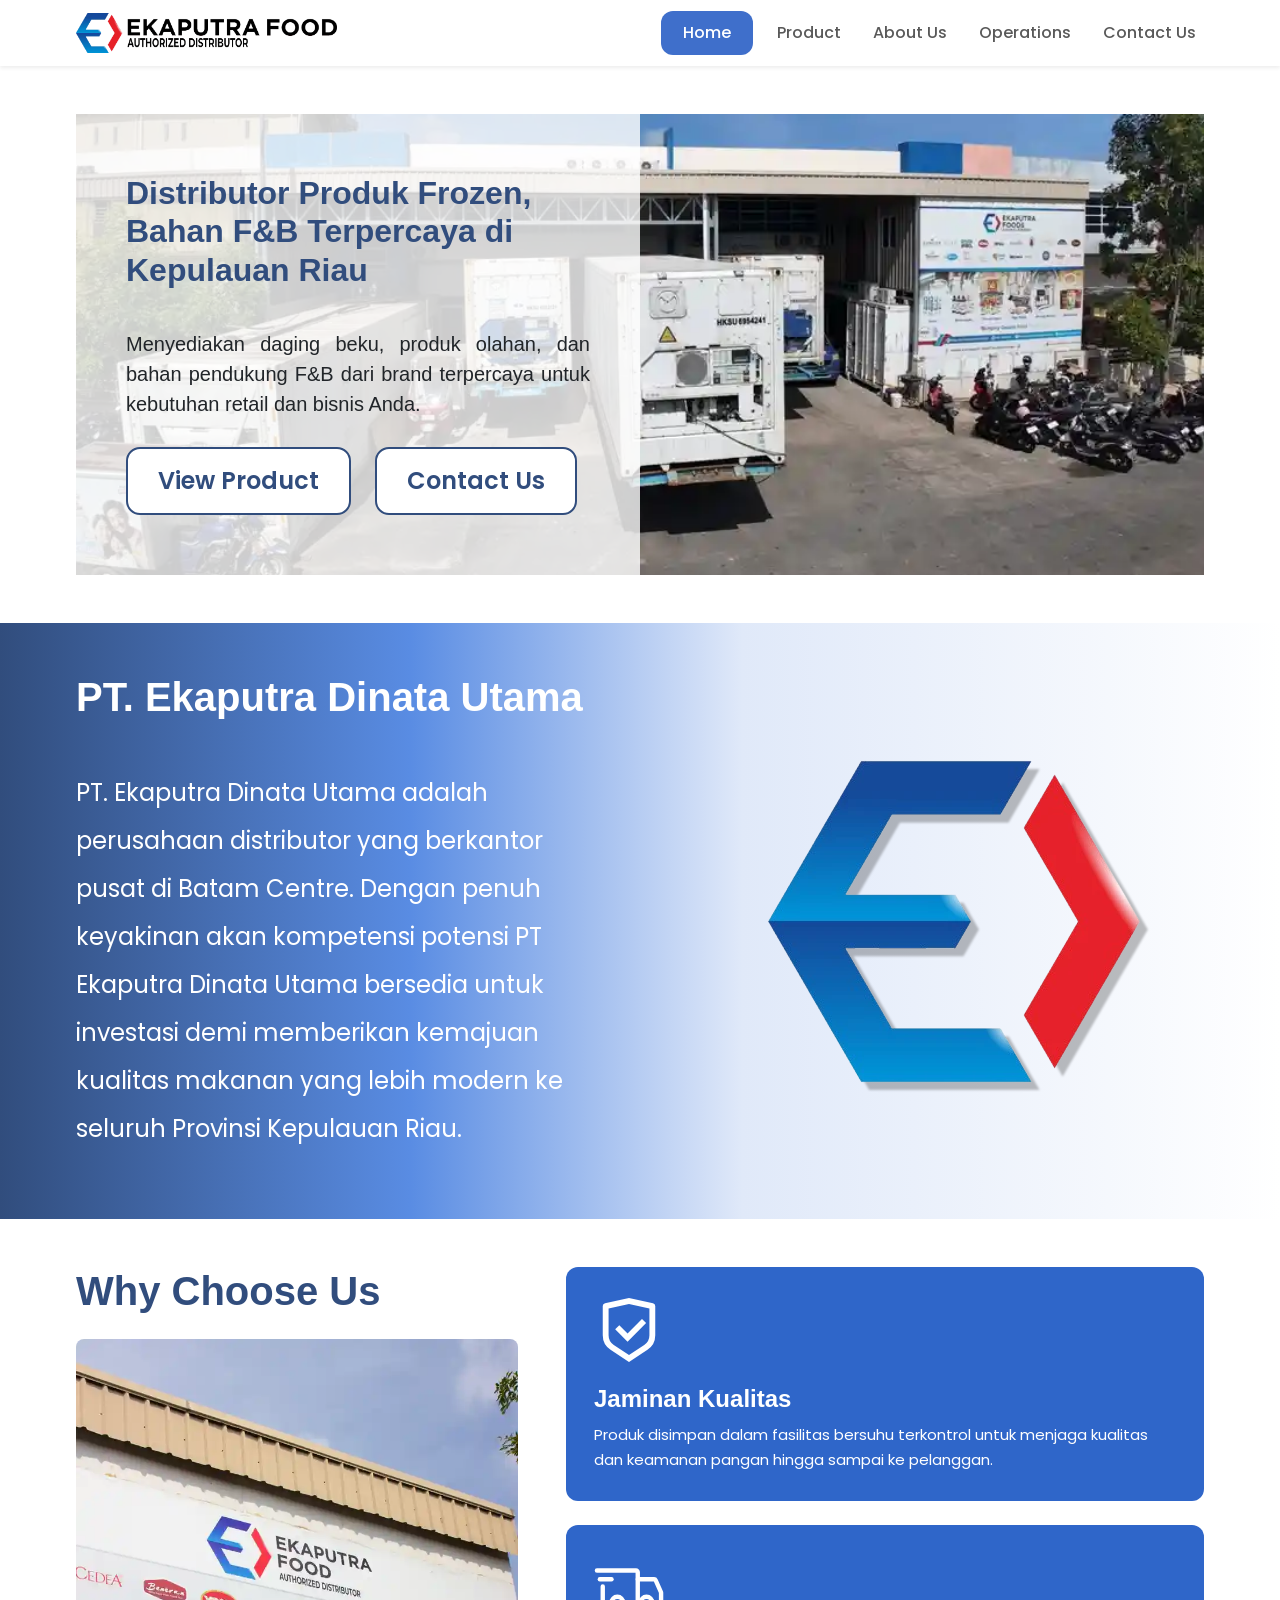
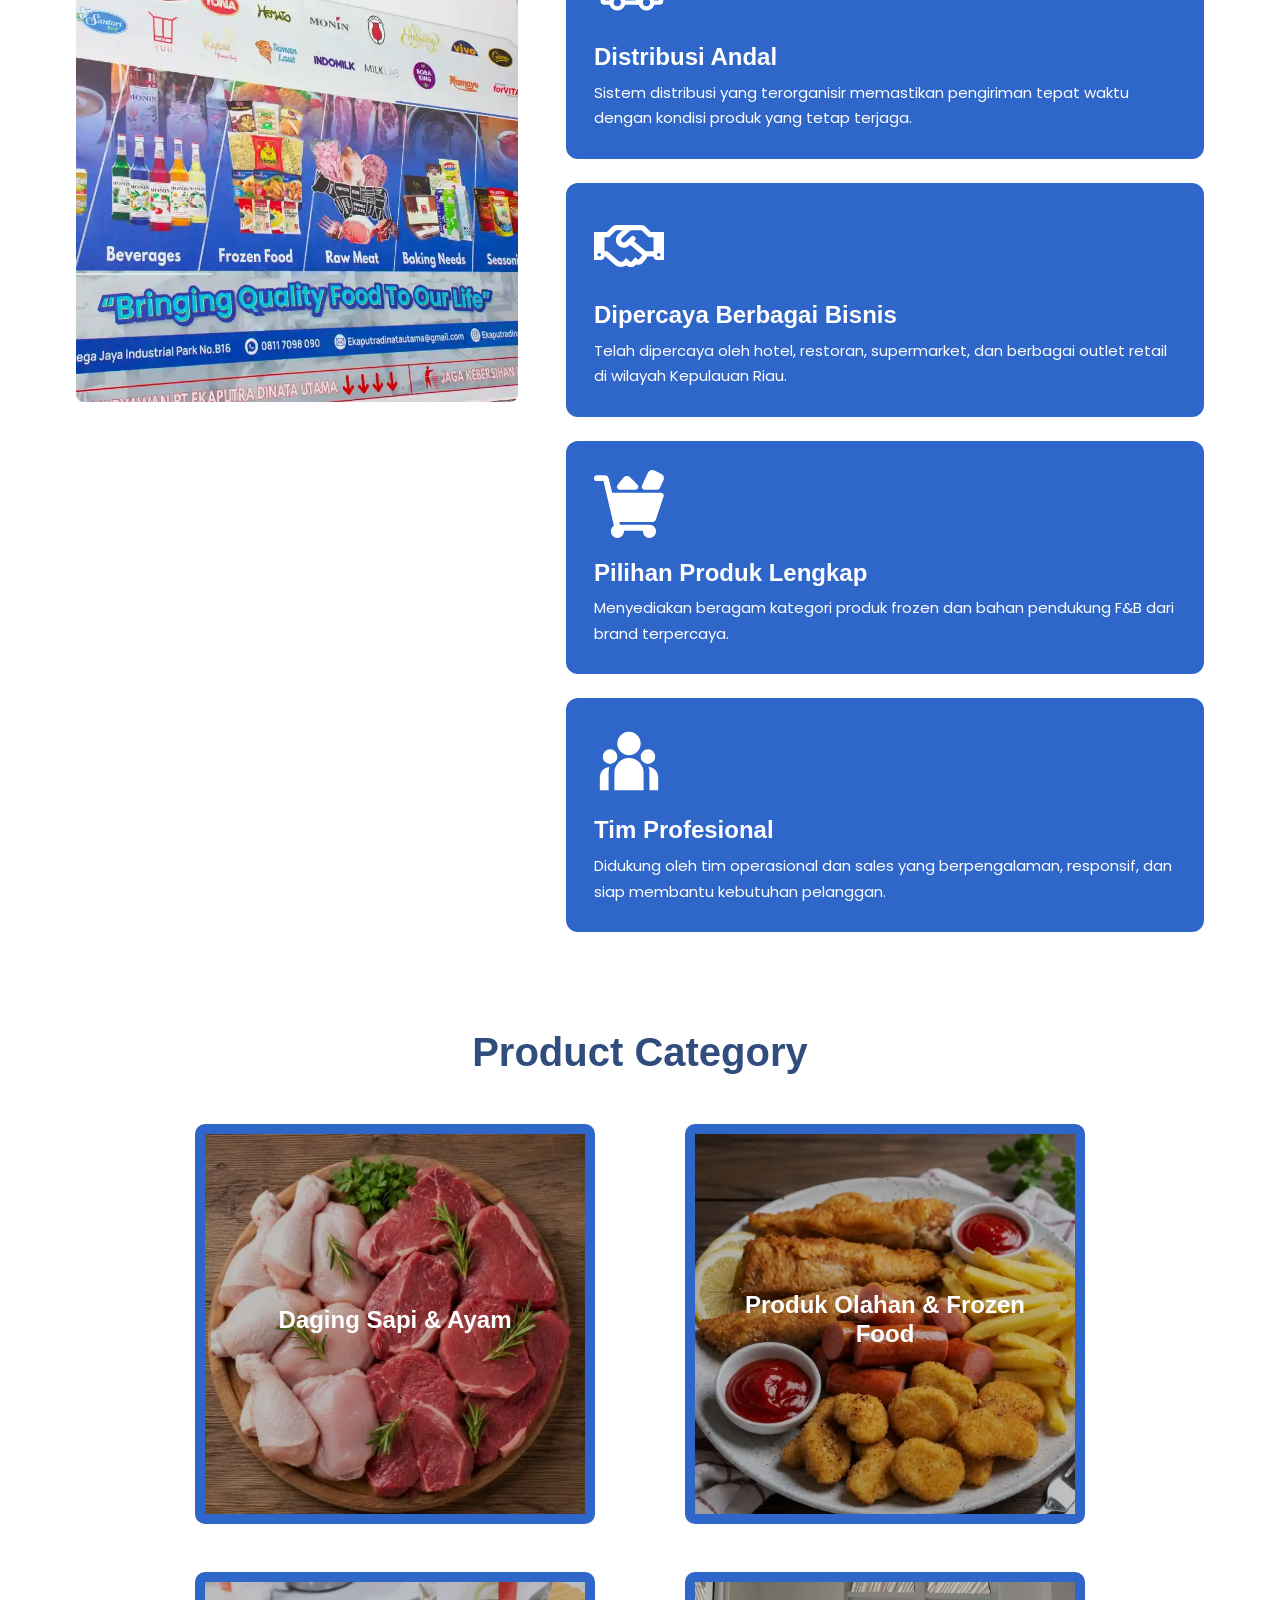
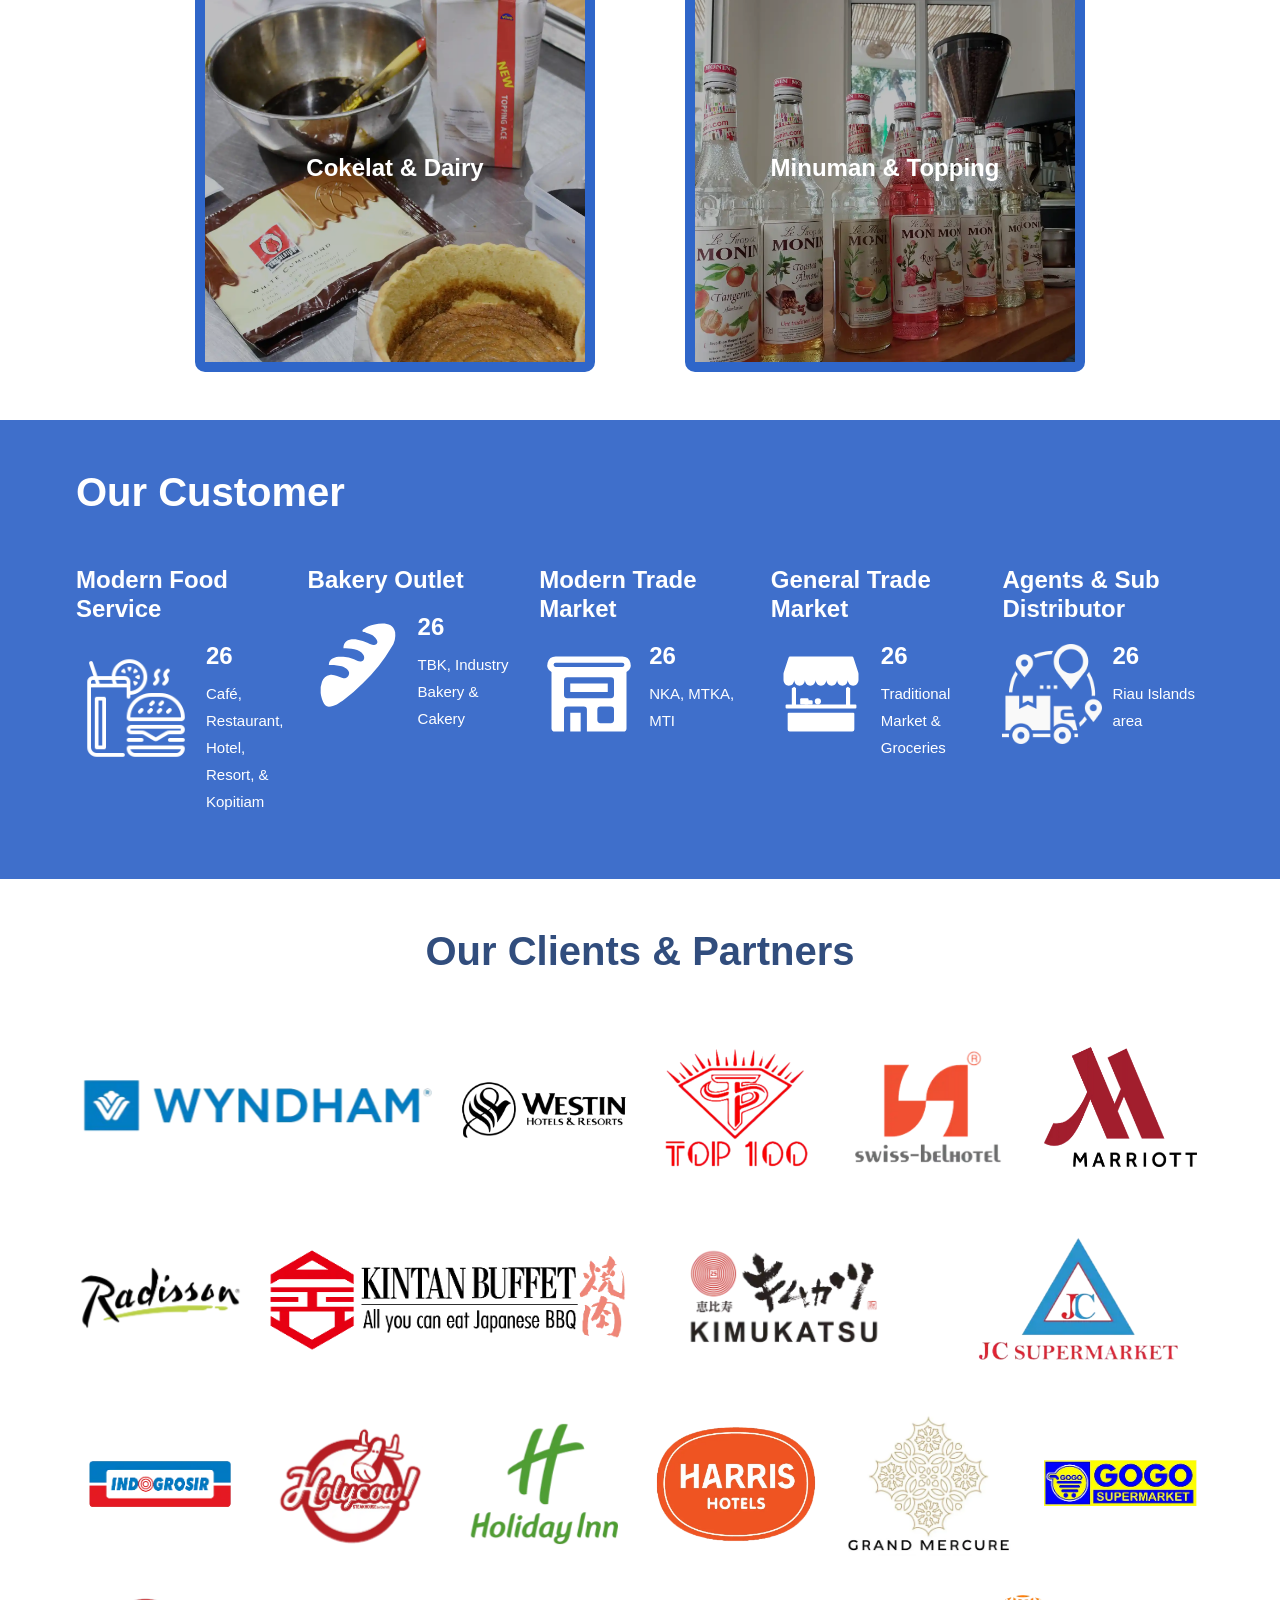
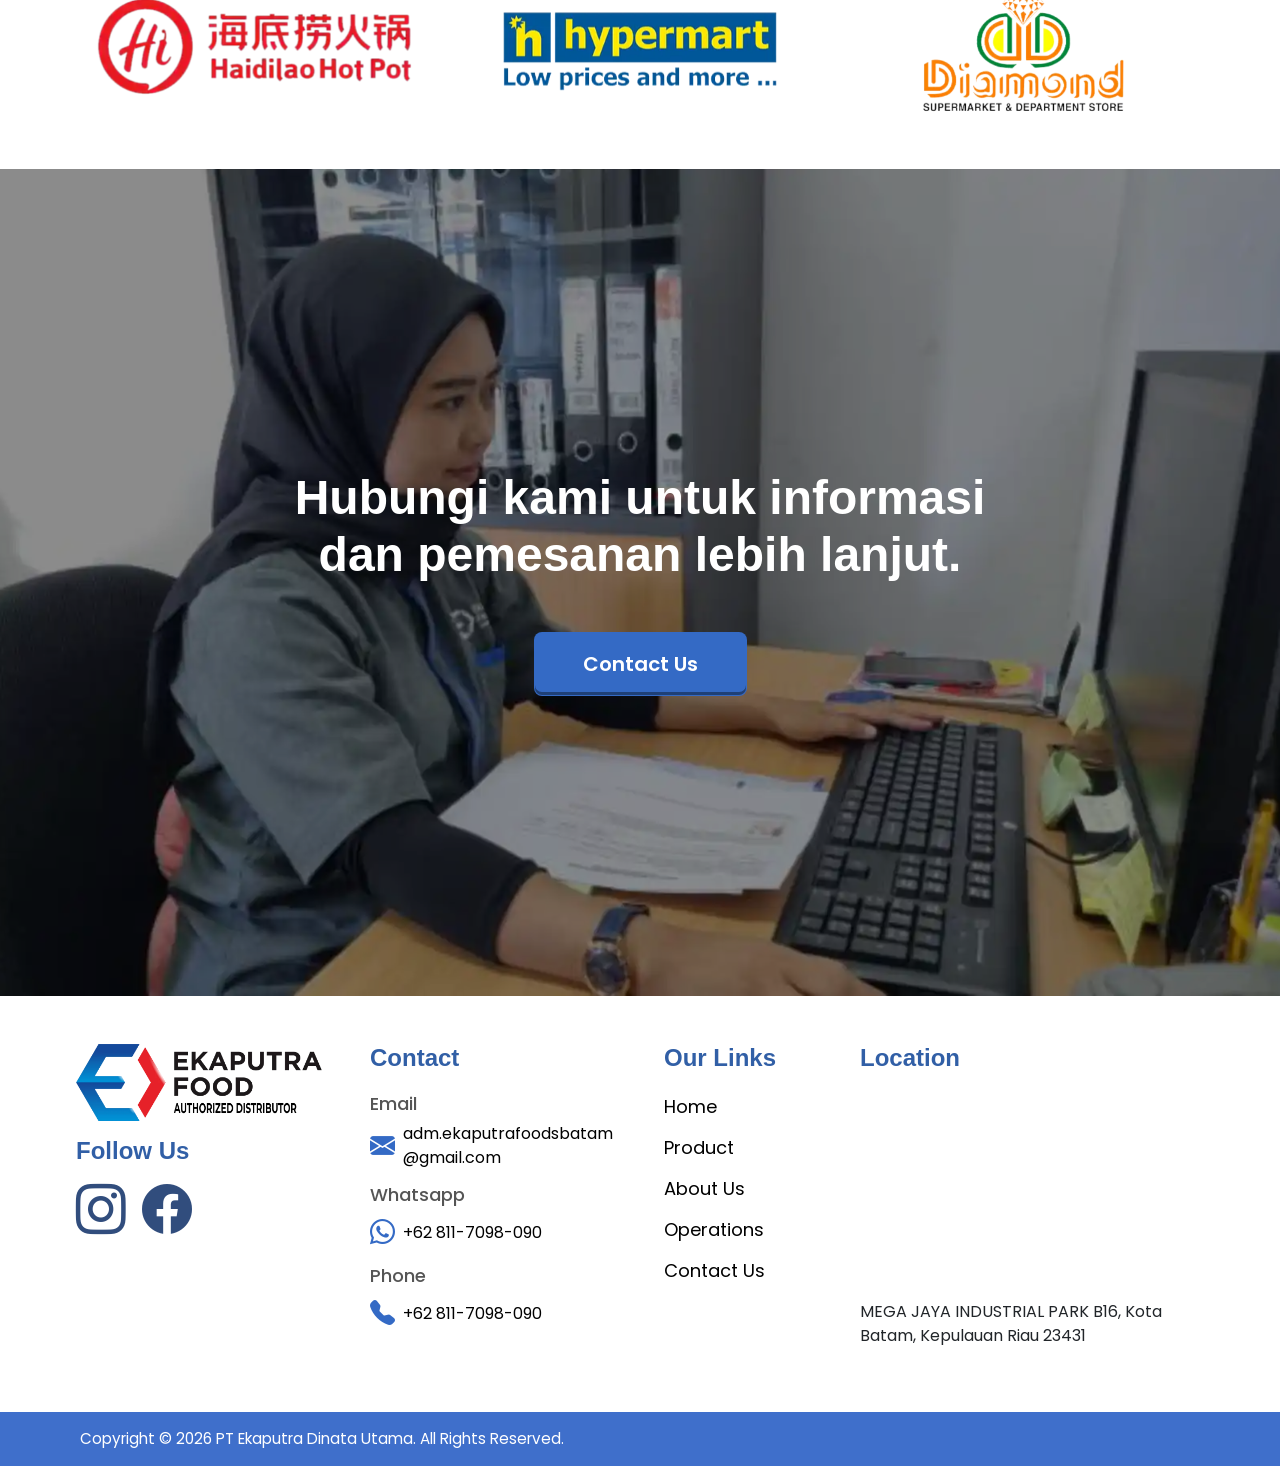
<file: index.html>
<!DOCTYPE html>
<html lang="en">

<head>
  <meta charset="UTF-8" />
  <meta name="viewport" content="width=device-width, initial-scale=1.0" />
  <title>Ekaputra Dinata Utama | Home</title>

  <!-- Bootstrap -->
  <link href="https://cdn.jsdelivr.net/npm/bootstrap@5.3.3/dist/css/bootstrap.min.css" rel="stylesheet" />

  <!-- Bootstrap Icons -->
  <link rel="stylesheet" href="https://cdn.jsdelivr.net/npm/bootstrap-icons@1.11.3/font/bootstrap-icons.min.css" />

  <!-- Google Font -->
  <link rel="preconnect" href="https://fonts.googleapis.com">
  <link rel="preconnect" href="https://fonts.gstatic.com" crossorigin>
  <link href="https://fonts.googleapis.com/css2?family=Poppins:wght@300;400;500;600;700&display=swap" rel="stylesheet">

  <link rel="stylesheet" href="style.css" />
  <link rel="stylesheet" href="animate.css" />
</head>
<script src="script.js" defer></script>
<script src="animate.js" defer></script>

<body>

  <!-- NAVBAR -->
  <nav class="navbar navbar-expand-lg navbar-light bg-white shadow-sm sticky-top ">
    <div class="container">
      <a class="navbar-brand fw-bold" href="#">
        <img src="asset/output-onlinepngtools (1).webp" alt="Logo" class="img-fluid" />
      </a>

      <button class="navbar-toggler" type="button" data-bs-toggle="collapse" data-bs-target="#navbarNav">
        <span class="navbar-toggler-icon"></span>
      </button>

      <div class="collapse navbar-collapse justify-content-end" id="navbarNav">
        <ul class="navbar-nav align-items-lg-center gap-lg-3">
          <li class="nav-item">
            <a class="nav-link active nav-pill" href="index.html">Home</a>
          </li>
          <li class="nav-item">
            <a class="nav-link" href="product.html">Product</a>
          </li>
          <li class="nav-item">
            <a class="nav-link" href="about.html">About Us</a>
          </li>
          <li class="nav-item">
            <a class="nav-link" href="operations.html">Operations</a>
          </li>
          <li class="nav-item">
            <a class="nav-link" href="contact.html">Contact Us</a>
          </li>
        </ul>
      </div>
    </div>
  </nav>


  <!-- HERO -->
  <section class="hero-section py-5">
    <div class="container">
      <div class="hero-wrapper">

        <div class="hero-overlay slide-in-left">
          <h2>
            Distributor Produk Frozen,
            Bahan F&B Terpercaya di
            Kepulauan Riau
          </h2>

          <h4>
            Menyediakan daging beku, produk olahan, dan bahan pendukung F&B
            dari brand terpercaya untuk kebutuhan retail dan bisnis Anda.
          </h4>

          <div class="d-flex flex-wrap gap-4">
            <a href="#" class="btn btn-outline-primary btn-custom">View Product</a>
            <a href="#" class="btn btn-light btn-custom">Contact Us</a>
          </div>
        </div>

      </div>
    </div>
  </section>


  <!-- ABOUT -->
  <section class="about-section py-5">
    <div class="container">
      <div class="row align-items-center g-5">

        <div class="col-lg-6 text-white fade-in-left">
          <h1 class="section-title text-white mb-5">
            PT. Ekaputra Dinata Utama
          </h1>

          <p class="about-text">
            PT. Ekaputra Dinata Utama adalah perusahaan distributor yang
            berkantor pusat di Batam Centre. Dengan penuh keyakinan akan
            kompetensi potensi PT Ekaputra Dinata Utama bersedia untuk
            investasi demi memberikan kemajuan kualitas makanan yang lebih
            modern ke seluruh Provinsi Kepulauan Riau.
          </p>
        </div>

        <div class="col-lg-6 text-end fade-in-right">
          <img src="asset/PP_EKAPUTRA_-removebg-preview.webp" alt="Company Logo" class="img-fluid about-logo" />
        </div>

      </div>
    </div>
  </section>


  <!-- WHY CHOOSE US -->
  <section class="why-section py-5">
    <div class="container">

      <div class="row g-5 align-items-start">

        <div class="col-lg-5 fade-in-left">
          <h2 class="section-title mb-4">Why Choose Us</h2>

          <div class="why-image">
            <img src="asset/why choose us.webp" alt="">
          </div>
        </div>

        <div class="col-lg-7">

          <div class="feature-card mb-4 slide-in-right">
            <div class="feature-icon">
              <svg xmlns="http://www.w3.org/2000/svg" width="70" height="70" viewBox="0 0 24 24">
                <path fill="#fff"
                  d="m12 1l8.217 1.826a1 1 0 0 1 .783.976v9.987a6 6 0 0 1-2.672 4.992L12 23l-6.328-4.219A6 6 0 0 1 3 13.79V3.802a1 1 0 0 1 .783-.976zm0 2.049L5 4.604v9.185a4 4 0 0 0 1.781 3.328L12 20.597l5.219-3.48A4 4 0 0 0 19 13.79V4.604zm4.452 5.173l1.415 1.414L11.503 16L7.26 11.757l1.414-1.414l2.828 2.828z" />
              </svg>
            </div>
            <div>
              <h4>Jaminan Kualitas</h4>
              <p>
                Produk disimpan dalam fasilitas bersuhu terkontrol untuk menjaga kualitas dan keamanan pangan hingga
                sampai ke pelanggan.
              </p>
            </div>
          </div>

          <div class="feature-card mb-4 slide-in-right">
            <div class="feature-icon">
              <svg xmlns="http://www.w3.org/2000/svg" width="70" height="70" viewBox="0 0 24 24">
                <g fill="none" stroke="#fff" stroke-linecap="round" stroke-width="1.5">
                  <path stroke-linejoin="round" stroke-miterlimit="1.5"
                    d="M8 19a2 2 0 1 0 0-4a2 2 0 0 0 0 4m10 0a2 2 0 1 0 0-4a2 2 0 0 0 0 4" />
                  <path d="M10.05 17H15V6.6a.6.6 0 0 0-.6-.6H1m4.65 11H3.6a.6.6 0 0 1-.6-.6v-4.9" />
                  <path stroke-linejoin="round" d="M2 9h4" />
                  <path
                    d="M15 9h5.61a.6.6 0 0 1 .548.356l1.79 4.028a.6.6 0 0 1 .052.243V16.4a.6.6 0 0 1-.6.6h-1.9M15 17h1" />
                </g>
              </svg>
            </div>
            <div>
              <h4>Distribusi Andal</h4>
              <p>
                Sistem distribusi yang terorganisir memastikan pengiriman tepat waktu dengan kondisi produk yang tetap
                terjaga.
              </p>
            </div>
          </div>

          <div class="feature-card mb-4 slide-in-right">
            <div class="feature-icon">
              <svg xmlns="http://www.w3.org/2000/svg" width="70" height="70" viewBox="0 0 640 512">
                <path fill="#fff"
                  d="m519.2 127.9l-47.6-47.6A56.25 56.25 0 0 0 432 64H205.2c-14.8 0-29.1 5.9-39.6 16.3L118 127.9H0v255.7h64c17.6 0 31.8-14.2 31.9-31.7h9.1l84.6 76.4c30.9 25.1 73.8 25.7 105.6 3.8c12.5 10.8 26 15.9 41.1 15.9c18.2 0 35.3-7.4 48.8-24c22.1 8.7 48.2 2.6 64-16.8l26.2-32.3c5.6-6.9 9.1-14.8 10.9-23h57.9c.1 17.5 14.4 31.7 31.9 31.7h64V127.9zM48 351.6c-8.8 0-16-7.2-16-16s7.2-16 16-16s16 7.2 16 16c0 8.9-7.2 16-16 16m390-6.9l-26.1 32.2c-2.8 3.4-7.8 4-11.3 1.2l-23.9-19.4l-30 36.5c-6 7.3-15 4.8-18 2.4l-36.8-31.5l-15.6 19.2c-13.9 17.1-39.2 19.7-55.3 6.6l-97.3-88H96V175.8h41.9l61.7-61.6c2-.8 3.7-1.5 5.7-2.3H262l-38.7 35.5c-29.4 26.9-31.1 72.3-4.4 101.3c14.8 16.2 61.2 41.2 101.5 4.4l8.2-7.5l108.2 87.8c3.4 2.8 3.9 7.9 1.2 11.3m106-40.8h-69.2c-2.3-2.8-4.9-5.4-7.7-7.7l-102.7-83.4l12.5-11.4c6.5-6 7-16.1 1-22.6L367 167.1c-6-6.5-16.1-6.9-22.6-1l-55.2 50.6c-9.5 8.7-25.7 9.4-34.6 0c-9.3-9.9-8.5-25.1 1.2-33.9l65.6-60.1c7.4-6.8 17-10.5 27-10.5l83.7-.2c2.1 0 4.1.8 5.5 2.3l61.7 61.6H544zm48 47.7c-8.8 0-16-7.2-16-16s7.2-16 16-16s16 7.2 16 16c0 8.9-7.2 16-16 16" />
              </svg>
            </div>
            <div>
              <h4>Dipercaya Berbagai Bisnis</h4>
              <p>
                Telah dipercaya oleh hotel, restoran, supermarket, dan berbagai outlet retail di wilayah Kepulauan Riau.
              </p>
            </div>
          </div>

          <div class="feature-card mb-4 slide-in-right">
            <div class="feature-icon">
              <svg xmlns="http://www.w3.org/2000/svg" width="70" height="70" viewBox="0 0 24 24"
                transform="scale(-1,1)">
                <path fill="currentColor"
                  d="M23 2.13h-2.6a1.49 1.49 0 0 0-1.46 1.15l-1.12 4.65a.26.26 0 0 1-.25.2H1.09a1 1 0 0 0-.81.41a1 1 0 0 0-.14.9l2.67 8a1 1 0 0 0 .95.69H15.1a.25.25 0 0 1 .2.09a.26.26 0 0 1 0 .21l-.11.5a.26.26 0 0 1-.25.2H4.92a2.25 2.25 0 1 0 2.3 2.25a.25.25 0 0 1 .08-.18a.22.22 0 0 1 .17-.07h6a.25.25 0 0 1 .25.25a2.25 2.25 0 1 0 3.57-1.83a.22.22 0 0 1-.09-.25l3.52-15a.26.26 0 0 1 .28-.17h2a1 1 0 0 0 0-2" />
                <path fill="currentColor"
                  d="M9.8 7.13h5.29a1 1 0 0 0 .91-.56a1 1 0 0 0-.09-1.05L13.93 3l-.09-.11a1.62 1.62 0 0 0-2.29 0L9.08 5.43a1 1 0 0 0 .72 1.7m-8.4-.6a1 1 0 0 0 .92.6h4.31a1 1 0 0 0 .83-.46a1 1 0 0 0 .08-1l-2-4.42a1.6 1.6 0 0 0-1-.86a1.73 1.73 0 0 0-1.23.16L1 1.61a1.67 1.67 0 0 0-.84 2.16Z" />
              </svg>
            </div>
            <div>
              <h4>Pilihan Produk Lengkap</h4>
              <p>
                Menyediakan beragam kategori produk frozen dan bahan pendukung F&B dari brand terpercaya.
              </p>
            </div>
          </div>

          <div class="feature-card slide-in-right">
            <div class="feature-icon">
              <svg xmlns="http://www.w3.org/2000/svg" width="70" height="70" viewBox="0 0 24 24">
                <path fill="#fff"
                  d="M12 10a4 4 0 1 0 0-8a4 4 0 0 0 0 8m-6.5 3a2.5 2.5 0 1 0 0-5a2.5 2.5 0 0 0 0 5M21 10.5a2.5 2.5 0 1 1-5 0a2.5 2.5 0 0 1 5 0m-9 .5a5 5 0 0 1 5 5v6H7v-6a5 5 0 0 1 5-5m-7 5c0-.693.1-1.362.288-1.994l-.17.014A3.5 3.5 0 0 0 2 17.5V22h3zm17 6v-4.5a3.5 3.5 0 0 0-3.288-3.494c.187.632.288 1.301.288 1.994v6z" />
              </svg>
            </div>
            <div>
              <h4>Tim Profesional</h4>
              <p>
                Didukung oleh tim operasional dan sales yang berpengalaman, responsif, dan siap membantu kebutuhan
                pelanggan.
              </p>
            </div>
          </div>

        </div>
      </div>
    </div>
  </section>


  <!-- PRODUCT CATEGORY -->
  <section class="product-section py-5">
    <div class="container">

      <h2 class="section-title text-center mb-5 fade-in">Product Category</h2>

      <div class="row g-5 justify-content-center">

        <div class="col-md-6 col-lg-5 d-flex justify-content-center fade-in-left">
          <div class="product-card">
            <img src="asset/chicken and beef.webp" style="object-fit: cover; object-position: right;" alt="">
            <div class="product-overlay">
              <h4>Daging Sapi & Ayam</h4>
            </div>
          </div>
        </div>

        <div class="col-md-6 col-lg-5 d-flex justify-content-center fade-in-right">
          <div class="product-card">
            <img src="asset/mixplatter.webp"
              alt="">
            <div class="product-overlay">
              <h4>Produk Olahan & Frozen Food</h4>
            </div>
          </div>
        </div>

        <div class="col-md-6 col-lg-5 d-flex justify-content-center fade-in-left ">
          <div class="product-card">
            <img src="asset/IMG_1255.webp" alt="">
            <div class="product-overlay">
              <h4>Cokelat & Dairy</h4>
            </div>
          </div>
        </div>

        <div class="col-md-6 col-lg-5 d-flex justify-content-center fade-in-right">
          <div class="product-card">
            <img src="asset/20231128_100129.webp" alt="">
            <div class="product-overlay">
              <h4>Minuman & Topping</h4>
            </div>
          </div>
        </div>

      </div>
    </div>
  </section>


  <!-- CUSTOMER -->
  <section class="customer-section py-5">
    <div class="container">

      <h2 class="customer-title fade-in">Our Customer</h2>

      <div class="customer-grid">

        <!-- ITEM -->
        <div class="customer-item slide-in-right">
          <h3>Modern Food Service</h3>

          <div class="customer-content">
            <img src="asset/burger.webp" alt="" style="height: 128px;">

            <div>
              <h4 class="counter" data-target="495">495</h4>
              <p>
                Café, Restaurant,<br>
                Hotel, Resort, &<br>
                Kopitiam
              </p>
            </div>
          </div>
        </div>

        <!-- ITEM -->
        <div class="customer-item slide-in-right">
          <h3>Bakery Outlet</h3>

          <div class="customer-content">
            <svg xmlns="http://www.w3.org/2000/svg" width="100" height="100" viewBox="0 0 24 24">
              <path fill="currentColor"
                d="M5 22c-1.32 0-1.85-2.36-1.96-3.3a5.56 5.56 0 0 1 .32-2.7a2.5 2.5 0 0 1 1.87-1.62c1.17-.2 2 .5 3.06.74a1.21 1.21 0 0 0 1.56-1.37C9.41 12.03 6.28 12 5 12c0-1.86 2.04-2.1 3.5-1.96a10.8 10.8 0 0 1 2.54.56c.5.17 1.08.6 1.63.56c.83-.07 1-.93.64-1.56C12.44 8.12 9.97 8 8.5 8c0-2 1.73-2.38 3.39-2.08a11.6 11.6 0 0 1 2.49.79c.51.22 1.12.64 1.68.45c1.44-.44-.06-1.98-.7-2.35a6.6 6.6 0 0 0-1.42-.58c-.54-.16-1.2-.1-.71-.73a5.13 5.13 0 0 1 2.73-1.24c1.89-.44 4.5-.52 4.96 1.86a5.3 5.3 0 0 1-.85 3.58a39 39 0 0 1-6.85 8.63a36.6 36.6 0 0 1-4.6 3.99C7.62 21.04 6.3 22 5 22" />
            </svg>

            <div>
              <h4 class="counter" data-target="93">93</h4>
              <p>
                TBK, Industry<br>
                Bakery &<br>
                Cakery
              </p>
            </div>
          </div>
        </div>

        <!-- ITEM -->
        <div class="customer-item slide-in-right">
          <h3>Modern Trade Market</h3>

          <div class="customer-content">
            <svg xmlns="http://www.w3.org/2000/svg" width="100" height="100" viewBox="0 0 24 24">
              <path fill="currentColor"
                d="M7.5 11.5v-2h9v2zM4 3a2 2 0 0 0-1 3.732V20.25c0 .414.336.75.75.75H6v-5.25a.75.75 0 0 1 .75-.75h4a.75.75 0 0 1 .75.75V21h8.75a.75.75 0 0 0 .75-.75V6.732A2 2 0 0 0 20 3zm-.5 2a.5.5 0 0 1 .5-.5h16a.5.5 0 0 1 0 1H4a.5.5 0 0 1-.5-.5m3.25 3h10.5a.75.75 0 0 1 .75.75v3.5a.75.75 0 0 1-.75.75H6.75a.75.75 0 0 1-.75-.75v-3.5A.75.75 0 0 1 6.75 8m8 7h2.5a.75.75 0 0 1 .75.75v2.5a.75.75 0 0 1-.75.75h-2.5a.75.75 0 0 1-.75-.75v-2.5a.75.75 0 0 1 .75-.75M10 16.5V21H7.5v-4.5z" />
            </svg>

            <div>
              <h4 class="counter" data-target="370">370</h4>
              <p>
                NKA, MTKA,<br>
                MTI
              </p>
            </div>
          </div>
        </div>

        <!-- ITEM -->
        <div class="customer-item slide-in-right">
          <h3>General Trade Market</h3>

          <div class="customer-content">
            <svg xmlns="http://www.w3.org/2000/svg" width="100" height="100" viewBox="0 0 48 48">
              <g fill="currentColor">
                <path fill-rule="evenodd"
                  d="M9.263 6c-.378 0-.715.262-.845.656L6.11 13.667a2.2 2.2 0 0 0-.11.687v2.789C6 18.72 7.151 20 8.571 20s2.572-1.28 2.572-2.857c0 1.578 1.151 2.857 2.571 2.857s2.572-1.28 2.572-2.857c0 1.578 1.151 2.857 2.571 2.857s2.57-1.278 2.572-2.855C21.429 18.722 22.58 20 24 20s2.571-1.28 2.571-2.857c0 1.578 1.152 2.857 2.572 2.857s2.57-1.278 2.571-2.855C31.715 18.722 32.866 20 34.286 20s2.571-1.28 2.571-2.857c0 1.578 1.151 2.857 2.572 2.857C40.849 20 42 18.72 42 17.143v-2.789a2.2 2.2 0 0 0-.11-.687l-2.308-7.01c-.13-.395-.467-.657-.845-.657z"
                  clip-rule="evenodd" />
                <path fill-rule="evenodd"
                  d="M10 21.23V29H7.5a.5.5 0 0 0-.5.5v1a.5.5 0 0 0 .5.5h33a.5.5 0 0 0 .5-.5v-1a.5.5 0 0 0-.5-.5H38v-7.77a3.9 3.9 0 0 1-1.143-.703a4 4 0 0 1-.857.576V29H12v-7.897a4 4 0 0 1-.857-.576c-.336.295-.72.535-1.143.703m26-1.957q.127-.127.24-.273H36zM37.474 19a2.8 2.8 0 0 0 .526.519V19zM10 19.519a2.6 2.6 0 0 0 .526-.519H10zM11.76 19H12v.273a3 3 0 0 1-.24-.273M8.5 33a.5.5 0 0 0-.5.5V41a1 1 0 0 0 1 1h30a1 1 0 0 0 1-1v-7.5a.5.5 0 0 0-.5-.5z"
                  clip-rule="evenodd" />
                <path d="M14 26.5a.5.5 0 0 1 .5-.5h3a.5.5 0 0 1 .5.5v2a.5.5 0 0 1-.5.5h-3a.5.5 0 0 1-.5-.5z" />
                <path
                  d="M16 27.5a.5.5 0 0 1 .5-.5h3a.5.5 0 0 1 .5.5v1a.5.5 0 0 1-.5.5h-3a.5.5 0 0 1-.5-.5zm8 0a1.5 1.5 0 1 1-3 0a1.5 1.5 0 0 1 3 0" />
              </g>
            </svg>

            <div>
              <h4 class="counter" data-target="393">393</h4>
              <p>
                Traditional<br>
                Market &<br>
                Groceries
              </p>
            </div>
          </div>
        </div>

        <!-- ITEM -->
        <div class="customer-item slide-in-right">
          <h3>Agents & Sub Distributor</h3>

          <div class="customer-content">
            <img src="asset/logistics.webp" alt="" style="height: 100px;">

            <div>
              <h4 class="counter" data-target="43">43</h4>
              <p>
                Riau Islands area
              </p>
            </div>
          </div>
        </div>

      </div>
    </div>
  </section>


  <!-- PARTNERS -->
  <section class="partner-section py-5">
    <div class="container">

      <h2 class="section-title text-center mb-5 slide-in-right">
        Our Clients & Partners
      </h2>

      <div class="row g-4 justify-content-center align-items-center">

        <div class="col-4 col-md-3 col-lg-4 d-flex justify-content-center fade-in-bottom">
          <img src="Logos Client/WHYNDAM.webp" class="img-fluid" width="359" alt="">
        </div>

        <div class="col-4 col-md-3 col-lg-2 d-flex justify-content-center fade-in-bottom">
          <img src="Logos Client/WESTIN HOTEL AND RESORT.webp" class="img-fluid" width="257" alt="">
        </div>
        <div class="col-4 col-md-3 col-lg-2 d-flex justify-content-center fade-in-bottom">
          <img src="Logos Client/TOP 100 LOGO.webp" class="img-fluid" width="144" alt="">
        </div>
        <div class="col-4 col-md-3 col-lg-2 d-flex justify-content-center fade-in-bottom">
          <img src="Logos Client/swissbell hotel.webp" class="img-fluid" width="170" alt="">
        </div>
        <div class="col-4 col-md-3 col-lg-2 d-flex justify-content-center fade-in-bottom">
          <img src="Logos Client/MARRIOT HOTEL.webp" class="img-fluid" width="153" alt="">
        </div>
        <div class="col-4 col-md-3 col-lg-2 d-flex justify-content-center fade-in-bottom">
          <img src="Logos Client/LOGO RADISSON.webp" class="img-fluid" width="250" alt="">
        </div>
        <div class="col-4 col-md-3 col-lg-4 d-flex justify-content-center fade-in-bottom">
          <img src="Logos Client/KINTAN BUFFET.webp" class="img-fluid" width="414" alt="">
        </div>
        <div class="col-4 col-md-3 col-lg-3 d-flex justify-content-center fade-in-bottom">
          <img src="Logos Client/KIMUKATSU.webp" class="img-fluid" width="226" alt="">
        </div>
        <div class="col-4 col-md-3 col-lg-3 d-flex justify-content-center fade-in-bottom">
          <img src="Logos Client/JC-SUPERMARKET.webp" class="img-fluid" width="245" alt="">
        </div>
        <div class="col-4 col-md-3 col-lg-2 d-flex justify-content-center fade-in-bottom">
          <img src="Logos Client/INDOGROSIR.webp" class="img-fluid" width="216" alt="">
        </div>
        <div class="col-4 col-md-3 col-lg-2 d-flex justify-content-center fade-in-bottom">
          <img src="Logos Client/HOLYCOW.webp" class="img-fluid" width="150" alt="">
        </div>
        <div class="col-4 col-md-3 col-lg-2 d-flex justify-content-center fade-in-bottom">
          <img src="Logos Client/HOLDIAY INN.webp" class="img-fluid" width="147" alt="">
        </div>
        <div class="col-4 col-md-3 col-lg-2 d-flex justify-content-center fade-in-bottom">
          <img src="Logos Client/HARRIS HOTEL.webp" class="img-fluid" width="176" alt="">
        </div>
        <div class="col-4 col-md-3 col-lg-2 d-flex justify-content-center fade-in-bottom">
          <img src="Logos Client/GRAND MERCURE HOTEL.webp" class="img-fluid" width="188" alt="">
        </div>
        <div class="col-4 col-md-3 col-lg-2 d-flex justify-content-center fade-in-bottom">
          <img src="Logos Client/GOGO.webp" class="img-fluid" width="216" alt="">
        </div>
        <div class="col-4 col-md-3 col-lg-4 d-flex justify-content-center fade-in-bottom">
          <img src="Logos Client/HAIDILAO.webp" class="img-fluid" width="381" alt="">
        </div>
        <div class="col-4 col-md-3 col-lg-4 d-flex justify-content-center fade-in-bottom">
          <img src="Logos Client/HYPERMART.webp" class="img-fluid" width="300" alt="">
        </div>
        <div class="col-4 col-md-3 col-lg-4 d-flex justify-content-center fade-in-bottom">
          <img src="Logos Client/DIAMOND.webp" class="img-fluid" width="250" alt="">
        </div>
      </div>
    </div>
  </section>


  <!-- CTA -->
  <section class="cta-section">
    <div class="cta-overlay">
      <div class="container text-center text-white">
        <h2 class="fade-in">
          Hubungi kami untuk informasi
          dan pemesanan lebih lanjut.
        </h2>

        <a href="contact.html" class="btn btn-lg mt-5 px-5 py-3 fade-in-bottom">
          Contact Us
        </a>
      </div>
    </div>
  </section>


  <!-- FOOTER -->
  <footer class="footer-section pt-5">
    <div class="container">

      <div class="row g-5">

        <div class="col-lg-3 fade-in-right">
          <img src="asset/Logo Ekaputra Food.webp" alt="logo" class="img-fluid mb-3" />

          <h4 class="fw-semibold">Follow Us</h4>

          <div class="social-icons d-flex gap-3 ">
            <a href="https://www.instagram.com/ekaputradinatautama" target="_blank"><i class="bi bi-instagram"></i></a>
            <a href="https://www.facebook.com/moninofficialbatam" target="_blank"><i class="bi bi-facebook"></i></a>
          </div>
        </div>

        <div class="col-lg-3 fade-in-right">
          <h4 class="footer-title">Contact</h4>

          <ul class="footer-list">
            <li>
              <h5>Email</h5>
              <a href="mailto:adm.ekaputrafoodsbatam@gmail.com" class="d-flex align-items-center footer-contact-link">
                <i class="bi bi-envelope-fill"></i>
                <p class="mb-0 ms-2">adm.ekaputrafoodsbatam@gmail.com</p>
              </a>
            </li>

            <li>
              <h5>Whatsapp</h5>
              <a href="https://wa.me/6281170980908" target="_blank" rel="noopener"
                class="d-flex align-items-center footer-contact-link">
                <i class="bi bi-whatsapp"></i>
                <p class="mb-0 ms-2">+62 811-7098-090</p>
              </a>
            </li>

            <li>
              <h5>Phone</h5>
              <a href="tel:+6281170980908" class="d-flex align-items-center footer-contact-link">
                <i class="bi bi-telephone-fill"></i>
                <p class="mb-0 ms-2">+62 811-7098-090</p>
              </a>
            </li>
          </ul>
        </div>

        <div class="col-lg-2 fade-in-right">
          <h4 class="footer-title">Our Links</h4>

          <ul class="footer-list">
            <li><a href="">Home</a></li>
            <li><a href="product.html">Product</a></li>
            <li><a href="about.html">About Us</a></li>
            <li><a href="operations.html">Operations</a></li>
            <li><a href="contact.html">Contact Us</a></li>
          </ul>
        </div>

        <div class="col-lg-4 fade-in-right">
          <h4 class="footer-title">Location</h4>

          <iframe
            src="https://www.google.com/maps/embed?pb=!1m18!1m12!1m3!1d3989.068810246623!2d104.04586607472413!3d1.1105972988787605!2m3!1f0!2f0!3f0!3m2!1i1024!2i768!4f13.1!3m3!1m2!1s0x31d989d93dd2f73d%3A0x3ebdc79833f534a8!2sPT.%20Ekaputra%20Dinata%20Utama!5e0!3m2!1sid!2sid!4v1783997516476!5m2!1sid!2sid"
            width="100%" height="200" style="border:0;" allowfullscreen="" loading="lazy"
            referrerpolicy="strict-origin-when-cross-origin"></iframe>
          <p>
            MEGA JAYA INDUSTRIAL PARK B16,
            Kota Batam, Kepulauan Riau 23431
          </p>
        </div>

      </div>
    </div>

    <div class="copyright text-start mt-5  py-3">
      Copyright © 2026 PT Ekaputra Dinata Utama. All Rights Reserved.
    </div>
  </footer>

  <script src="https://cdn.jsdelivr.net/npm/bootstrap@5.3.3/dist/js/bootstrap.bundle.min.js"></script>
</body>

</html>
</file>
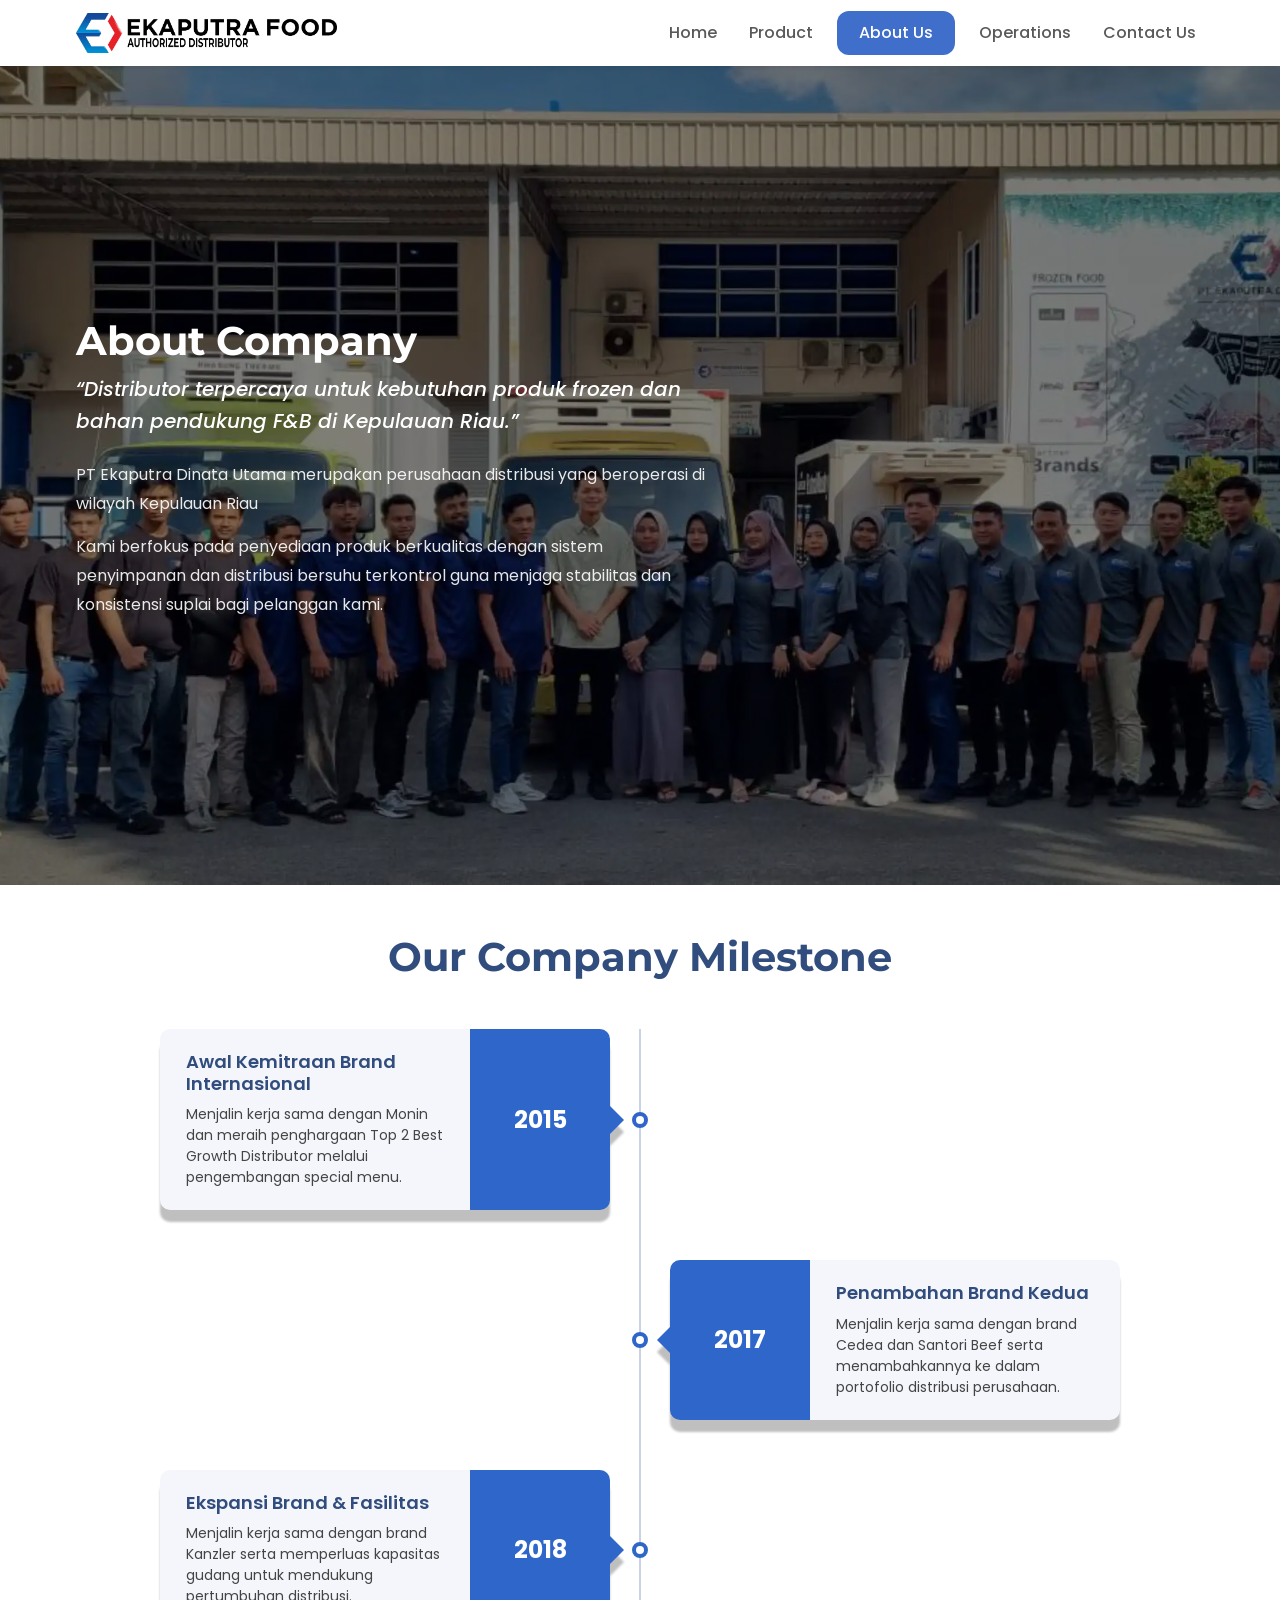
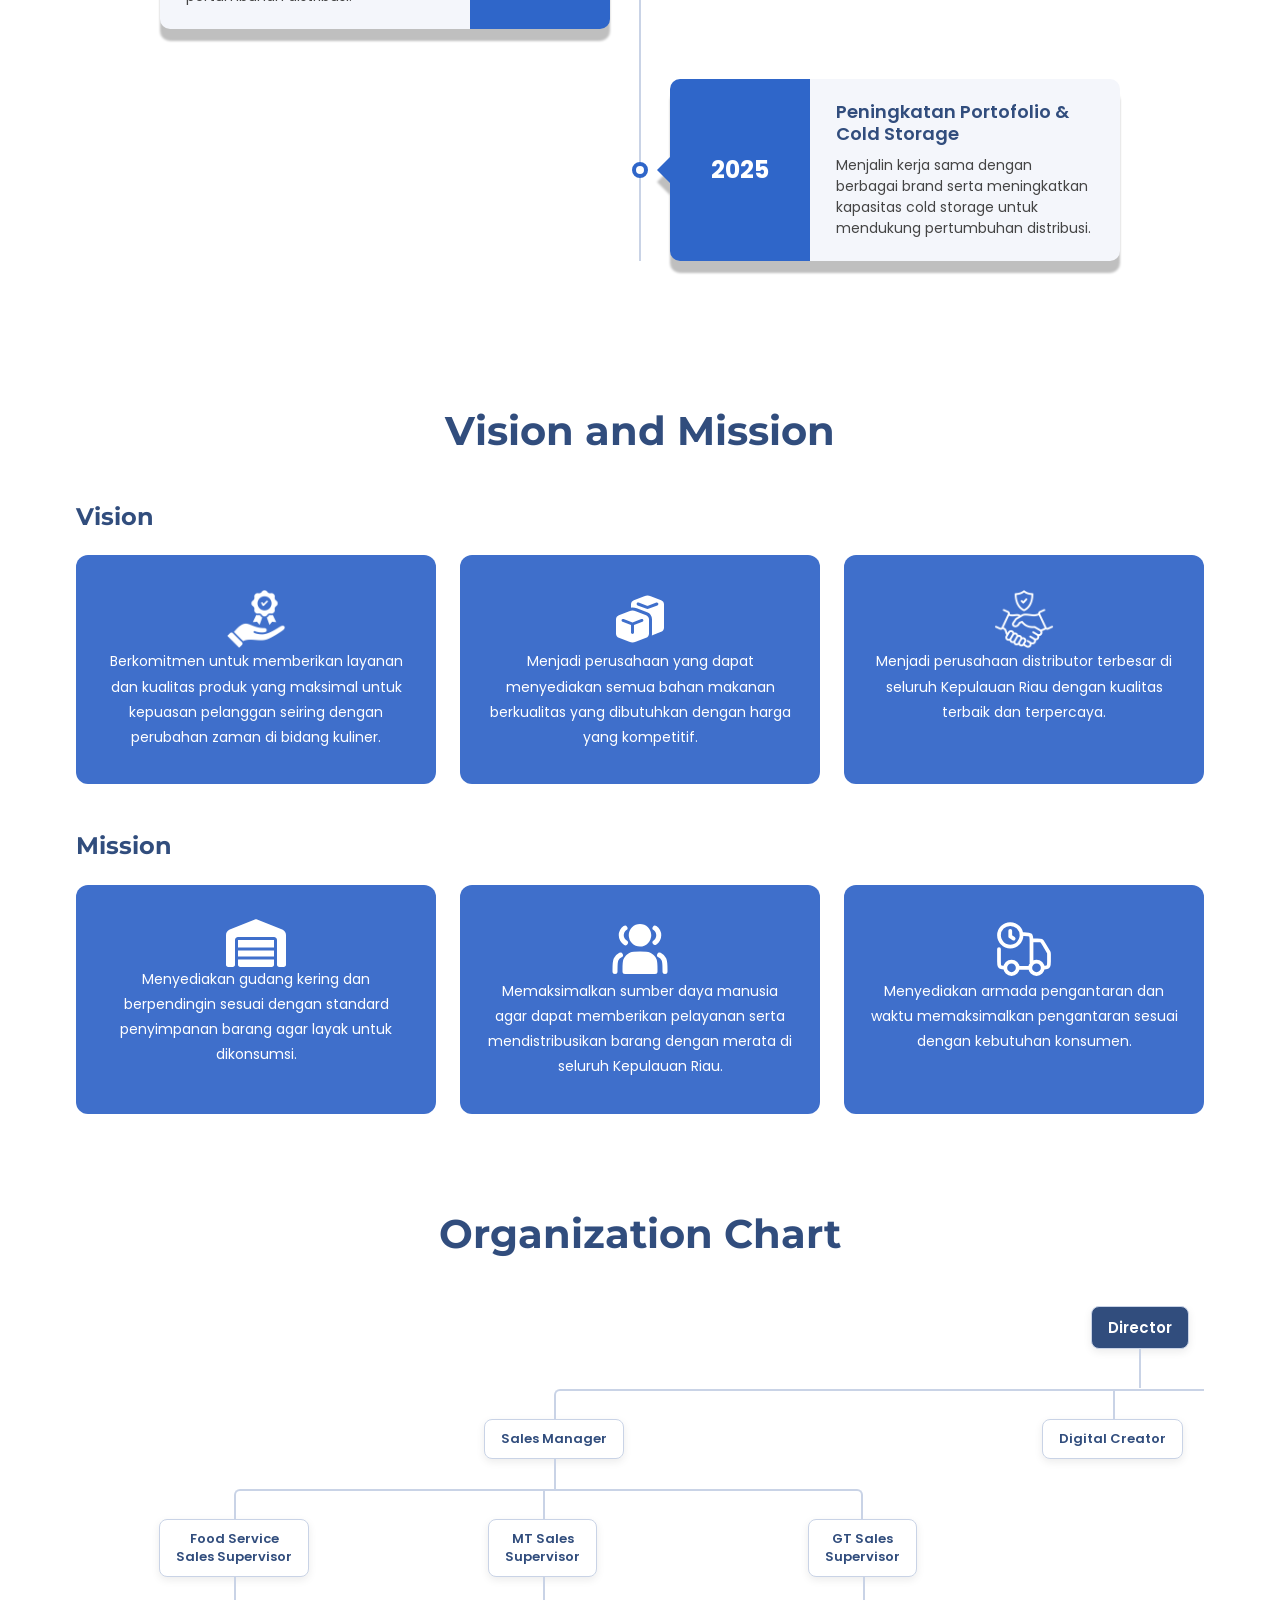
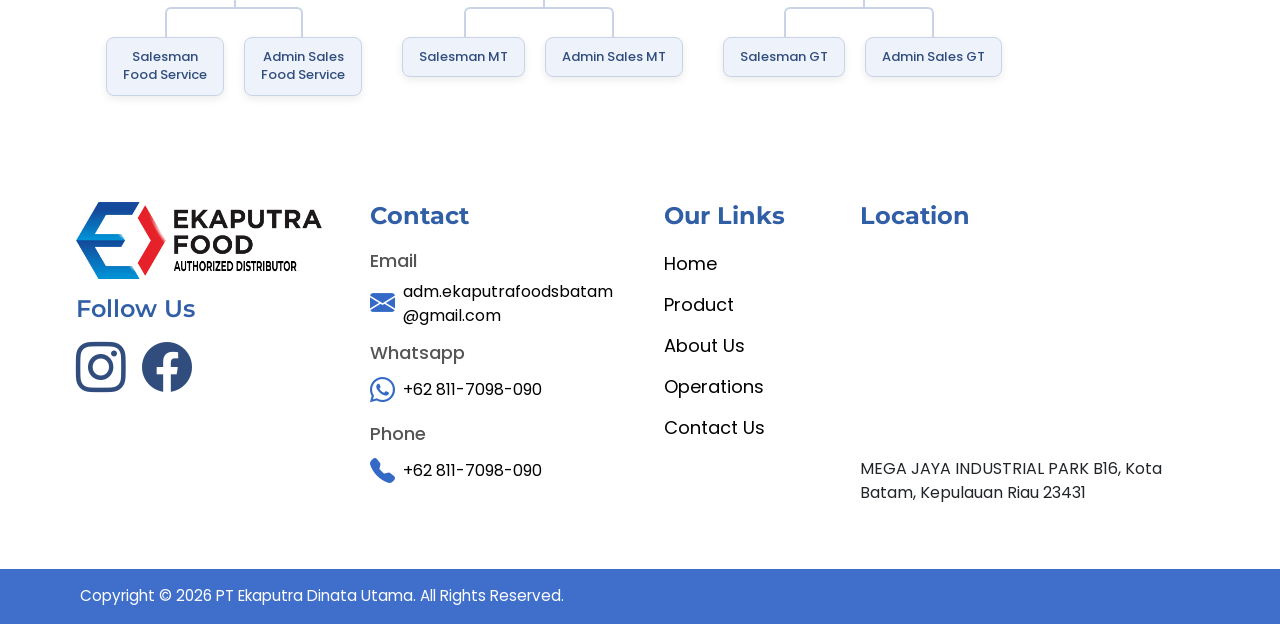
<file: about.html>
<!DOCTYPE html>
<html lang="en">

<head>
  <meta charset="UTF-8" />
  <meta name="viewport" content="width=device-width, initial-scale=1.0" />
  <title>Ekaputra Food | About Us</title>

  <!-- Bootstrap -->
  <link href="https://cdn.jsdelivr.net/npm/bootstrap@5.3.3/dist/css/bootstrap.min.css" rel="stylesheet" />

  <!-- Bootstrap Icons -->
  <link rel="stylesheet" href="https://cdn.jsdelivr.net/npm/bootstrap-icons@1.11.3/font/bootstrap-icons.min.css" />

  <!-- Google Fonts -->
  <link rel="preconnect" href="https://fonts.googleapis.com">
  <link rel="preconnect" href="https://fonts.gstatic.com" crossorigin>
  <link
    href="https://fonts.googleapis.com/css2?family=Montserrat:wght@400;500;600;700&family=Poppins:wght@300;400;500;600;700&display=swap"
    rel="stylesheet">

  <link rel="stylesheet" href="style.css" />
  <link rel="stylesheet" href="animate.css" />
</head>
<script src="script.js" defer></script>
<script src="animate.js" defer></script>

<body>
  <!-- NAVBAR -->
  <nav class="navbar navbar-expand-lg navbar-light bg-white shadow-sm sticky-top">
    <div class="container">
      <a class="navbar-brand fw-bold" href="#">
        <img src="asset/output-onlinepngtools (1).webp" alt="Logo" class="img-fluid" />
      </a>

      <button class="navbar-toggler" type="button" data-bs-toggle="collapse" data-bs-target="#navbarNav">
        <span class="navbar-toggler-icon"></span>
      </button>

      <div class="collapse navbar-collapse justify-content-end" id="navbarNav">
        <ul class="navbar-nav align-items-lg-center gap-lg-3">
          <li class="nav-item">
            <a class="nav-link " href="index.html">Home</a>
          </li>
          <li class="nav-item">
            <a class="nav-link " href="product.html">Product</a>
          </li>
          <li class="nav-item">
            <a class="nav-link active nav-pill" href="about.html">About Us</a>
          </li>
          <li class="nav-item">
            <a class="nav-link" href="operations.html">Operations</a>
          </li>
          <li class="nav-item">
            <a class="nav-link" href="contact.html">Contact Us</a>
          </li>
        </ul>
      </div>
    </div>
  </nav>



  <!-- HERO -->
  <section class="about-hero">
    <div class="about-hero-overlay">
      <div class="container fade-in-left">
        <h2 class="reveal">About Company</h2>
        <p class="about-hero-quote reveal">
          &ldquo;Distributor terpercaya untuk kebutuhan produk frozen dan
          bahan pendukung F&amp;B di Kepulauan Riau.&rdquo;
        </p>
        <p class="about-hero-text reveal">
          PT Ekaputra Dinata Utama merupakan perusahaan distribusi yang
          beroperasi di wilayah Kepulauan Riau
        </p>
        <p class="about-hero-text reveal">
          Kami berfokus pada penyediaan produk berkualitas dengan sistem
          penyimpanan dan distribusi bersuhu terkontrol guna menjaga
          stabilitas dan konsistensi suplai bagi pelanggan kami.
        </p>
      </div>
    </div>
  </section>
  <!-- PART OF PTKI GROUP
  <section class="ptki-section py-5">
    <div class="container">
      <div class="slide-in-right">
        <h2 class="section-title text-white text-lg-center mb-4 reveal">Part of PTKI Group</h2>

        <p class="ptki-text reveal">
          PT Ekaputra Dinata Utama merupakan bagian dari PT Kartinba Indah
          Group, atau yang lebih dikenal sebagai PTKI Group. PTKI Group
          adalah grup usaha yang didirikan oleh Bapak Hendrik Lee dan
          berbasis di Kota Batam, Provinsi Kepulauan Riau, Indonesia. Dalam
          menjalankan kegiatan usahanya, PTKI Group membawahi sejumlah
          perusahaan yang beroperasi di berbagai sektor strategis, meliputi
          pengembangan properti, retail modern, perdagangan dan distribusi,
          logistik, industri kreatif, serta impor produk internasional.
        </p>

        <p class="ptki-text reveal">
          Didorong oleh semangat inovasi dan sinergi antar unit bisnis,
          PTKI Group terus berkembang sebagai grup korporasi yang adaptif
          dan visioner, serta memberikan kontribusi nyata bagi pertumbuhan
          ekonomi regional maupun nasional.
        </p>
      </div>
      <div class="ptki-tree-wrapper reveal fade-in-bottom">
        <ul class="org-tree ptki-tree">
          <li>
            <span class="org-box org-box-root">PT. KARTINBA INDAH<br>(PTKI GROUP)</span>
            <ul>
              <li><span class="org-box">Developer &amp;<br>Contractor</span></li>
              <li><span class="org-box">Department Store<br>&amp; Supermarket</span></li>
              <li>
                <span class="org-box org-box-highlight">Trader &amp;<br>Distributor</span>
                <ul>
                  <li><span class="org-box org-box-leaf-highlight">PT Ekaputra<br>Dinata Utama</span></li>
                </ul>
              </li>
              <li><span class="org-box">Production</span></li>
              <li><span class="org-box">Logistic</span></li>
              <li><span class="org-box">Importer</span></li>
            </ul>
          </li>
        </ul>
      </div>
    </div>
  </section> -->


  <!-- MILESTONE -->
  <section class="milestone-section py-5">
    <div class="container">
      <h2 class="section-title text-lg-center mb-5 reveal fade-in-right">Our Company Milestone</h2>

      <div class="milestone-timeline">

        <div class="milestone-item milestone-left reveal slide-in-left">
          <div class="milestone-block">
            <div class="milestone-card">
              <h5>Awal Kemitraan Brand Internasional</h5>
              <p>
                Menjalin kerja sama dengan Monin dan meraih penghargaan
                Top 2 Best Growth Distributor melalui pengembangan
                special menu.
              </p>
            </div>
            <div class="milestone-year">2015</div>
          </div>
          <div class="milestone-dot"></div>
        </div>

        <div class="milestone-item milestone-right reveal slide-in-right">
          <div class="milestone-block">
            <div class="milestone-year">2017</div>
            <div class="milestone-card">
              <h5>Penambahan Brand Kedua</h5>
              <p>
                Menjalin kerja sama dengan brand Cedea dan Santori Beef
                serta menambahkannya ke dalam portofolio distribusi
                perusahaan.
              </p>
            </div>
          </div>
          <div class="milestone-dot"></div>
        </div>

        <div class="milestone-item milestone-left reveal slide-in-left">
          <div class="milestone-block">
            <div class="milestone-card">
              <h5>Ekspansi Brand &amp; Fasilitas</h5>
              <p>
                Menjalin kerja sama dengan brand Kanzler serta memperluas
                kapasitas gudang untuk mendukung pertumbuhan distribusi.
              </p>
            </div>
            <div class="milestone-year">2018</div>
          </div>
          <div class="milestone-dot"></div>
        </div>

        <div class="milestone-item milestone-right reveal slide-in-right">
          <div class="milestone-block">
            <div class="milestone-year">2025</div>
            <div class="milestone-card">
              <h5>Peningkatan Portofolio &amp; Cold Storage</h5>
              <p>
                Menjalin kerja sama dengan berbagai brand serta
                meningkatkan kapasitas cold storage untuk mendukung
                pertumbuhan distribusi.
              </p>
            </div>
          </div>
          <div class="milestone-dot"></div>
        </div>

      </div>
    </div>
  </section>
  <!-- VISION & MISSION -->
  <section class="vm-section py-5">
    <div class="container">
      <h2 class="section-title text-lg-center mb-5 reveal fade-in-right">Vision and Mission</h2>

      <h4 class="vm-subtitle reveal fade-in">Vision</h4>
      <div class="row g-4 mb-5">
        <div class="col-md-4 slide-in-right reveal">
          <div class="vm-card">
            <i>
              <img src="asset/quality (1).webp" alt="">
            </i>
            <p>
              Berkomitmen untuk memberikan layanan dan kualitas produk
              yang maksimal untuk kepuasan pelanggan seiring dengan
              perubahan zaman di bidang kuliner.
            </p>
          </div>
        </div>
        <div class="col-md-4 slide-in-right reveal">
          <div class="vm-card">
            <i>
              <img src="asset/fluent_box-multiple-20-filled.svg" alt="">
            </i>
            <p>
              Menjadi perusahaan yang dapat menyediakan semua bahan
              makanan berkualitas yang dibutuhkan dengan harga yang
              kompetitif.
            </p>
          </div>
        </div>
        <div class="col-md-4 slide-in-right reveal">
          <div class="vm-card ">
            <i>
              <img src="asset/trust.webp" alt="">
            </i>
            <p>
              Menjadi perusahaan distributor terbesar di seluruh
              Kepulauan Riau dengan kualitas terbaik dan terpercaya.
            </p>
          </div>
        </div>
      </div>

      <h4 class="vm-subtitle reveal fade-in">Mission</h4>
      <div class="row g-4">
        <div class="col-md-4 slide-in-right reveal">
          <div class="vm-card ">
            <i>
              <img src="asset/fa6-solid_warehouse.svg" alt="">
            </i>
            <p>
              Menyediakan gudang kering dan berpendingin sesuai dengan
              standard penyimpanan barang agar layak untuk dikonsumsi.
            </p>
          </div>
        </div>
        <div class="col-md-4 slide-in-right reveal">
          <div class="vm-card ">
            <i>
              <img src="asset/icon-park-solid_peoples-two.svg" alt="">
            </i>
            <p>
              Memaksimalkan sumber daya manusia agar dapat memberikan
              pelayanan serta mendistribusikan barang dengan merata di
              seluruh Kepulauan Riau.
            </p>
          </div>
        </div>
        <div class="col-md-4 slide-in-right reveal">
          <div class="vm-card ">
            <i>
              <img src="asset/hugeicons_delivery-delay-02.svg" alt="">
            </i>
            <p>
              Menyediakan armada pengantaran dan waktu memaksimalkan
              pengantaran sesuai dengan kebutuhan konsumen.
            </p>
          </div>
        </div>
      </div>
    </div>
  </section>


  <!-- ORGANIZATION CHART -->
  <section class="orgchart-section py-5">
    <div class="container">
      <h2 class="section-title text-lg-center mb-5 reveal fade-in-right">Organization Chart</h2>

      <div class="orgchart-scroll reveal slide-in-bottom">
        <div class="orgchart-inner">

          <div class="exec-top">
            <!-- <span class="org-box org-box-exec">Hendrik Lee<br><small>Commissioner</small></span> -->
            <!-- <span class="exec-connector"></span> -->
            <span class="org-box org-box-exec">Director</span>
          </div>

          <ul class="org-tree exec-tree">
            <li>
              <span class="org-box">Sales Manager</span>
              <ul>
                <li>
                  <span class="org-box">Food Service<br>Sales Supervisor</span>
                  <ul>
                    <li><span class="org-box org-box-leaf">Salesman<br>Food Service</span></li>
                    <li><span class="org-box org-box-leaf">Admin Sales<br>Food Service</span></li>
                  </ul>
                </li>
                <li>
                  <span class="org-box">MT Sales<br>Supervisor</span>
                  <ul>
                    <li><span class="org-box org-box-leaf">Salesman MT</span></li>
                    <li><span class="org-box org-box-leaf">Admin Sales MT</span></li>
                  </ul>
                </li>
                <li>
                  <span class="org-box">GT Sales<br>Supervisor</span>
                  <ul>
                    <li><span class="org-box org-box-leaf">Salesman GT</span></li>
                    <li><span class="org-box org-box-leaf">Admin Sales GT</span></li>
                  </ul>
                </li>
              </ul>
            </li>

            <li>
              <span class="org-box">Digital Creator</span>
            </li>

            <li>
              <span class="org-box">Accountant</span>
              <ul>
                <li>
                  <span class="org-box">Account Payable</span>
                  <ul>
                    <li><span class="org-box org-box-leaf">Procurement</span></li>
                  </ul>
                </li>
                <li>
                  <span class="org-box">Account Receivable<br>Food Service</span>
                </li>
                <li>
                  <span class="org-box">Account Receivable<br>GT &amp; MT</span>
                </li>
              </ul>
            </li>

            <li>
              <span class="org-box">Head Logistic</span>
              <ul>
                <li><span class="org-box org-box-leaf">Checker</span></li>
                <li><span class="org-box org-box-leaf">Driver</span></li>
                <li><span class="org-box org-box-leaf">Storeman</span></li>
                <li><span class="org-box org-box-leaf">Helper</span></li>
              </ul>
            </li>
          </ul>
        </div>
      </div>
    </div>
  </section>

  <!-- FOOTER -->
  <footer class="footer-section pt-5">
    <div class="container">

      <div class="row g-5">

        <div class="col-lg-3 fade-in-right">
          <img src="asset/Logo Ekaputra Food.webp" alt="logo" class="img-fluid mb-3" />

          <h4 class="fw-semibold">Follow Us</h4>

          <div class="social-icons d-flex gap-3 ">
            <a href="https://www.instagram.com/ekaputradinatautama" target="_blank"><i class="bi bi-instagram"></i></a>
            <a href="https://www.facebook.com/moninofficialbatam" target="_blank"><i class="bi bi-facebook"></i></a>
          </div>
        </div>

        <div class="col-lg-3 fade-in-right">
          <h4 class="footer-title">Contact</h4>

          <ul class="footer-list">
            <li>
              <h5>Email</h5>
              <a href="mailto:adm.ekaputrafoodsbatam@gmail.com" class="d-flex align-items-center footer-contact-link">
                <i class="bi bi-envelope-fill"></i>
                <p class="mb-0 ms-2">adm.ekaputrafoodsbatam@gmail.com</p>
              </a>
            </li>

            <li>
              <h5>Whatsapp</h5>
              <a href="https://wa.me/6281170980908" target="_blank" rel="noopener"
                class="d-flex align-items-center footer-contact-link">
                <i class="bi bi-whatsapp"></i>
                <p class="mb-0 ms-2">+62 811-7098-090</p>
              </a>
            </li>

            <li>
              <h5>Phone</h5>
              <a href="tel:+6281170980908" class="d-flex align-items-center footer-contact-link">
                <i class="bi bi-telephone-fill"></i>
                <p class="mb-0 ms-2">+62 811-7098-090</p>
              </a>
            </li>
          </ul>
        </div>

        <div class="col-lg-2 fade-in-right">
          <h4 class="footer-title">Our Links</h4>

          <ul class="footer-list">
            <li><a href="">Home</a></li>
            <li><a href="product.html">Product</a></li>
            <li><a href="about.html">About Us</a></li>
            <li><a href="operations.html">Operations</a></li>
            <li><a href="contact.html">Contact Us</a></li>
          </ul>
        </div>

        <div class="col-lg-4 fade-in-right">
          <h4 class="footer-title">Location</h4>

          <iframe
            src="https://www.google.com/maps/embed?pb=!1m18!1m12!1m3!1d3989.068810246623!2d104.04586607472413!3d1.1105972988787605!2m3!1f0!2f0!3f0!3m2!1i1024!2i768!4f13.1!3m3!1m2!1s0x31d989d93dd2f73d%3A0x3ebdc79833f534a8!2sPT.%20Ekaputra%20Dinata%20Utama!5e0!3m2!1sid!2sid!4v1783997516476!5m2!1sid!2sid"
            width="100%" height="200" style="border:0;" allowfullscreen="" loading="lazy"
            referrerpolicy="strict-origin-when-cross-origin"></iframe>
          <p>
            MEGA JAYA INDUSTRIAL PARK B16,
            Kota Batam, Kepulauan Riau 23431
          </p>
        </div>

      </div>
    </div>

    <div class="copyright text-start mt-5  py-3">
      Copyright © 2026 PT Ekaputra Dinata Utama. All Rights Reserved.
    </div>
  </footer>

  <script src="https://cdn.jsdelivr.net/npm/bootstrap@5.3.3/dist/js/bootstrap.bundle.min.js"></script>
  <script src="script.js" defer></script>
</body>

</html>
</file>
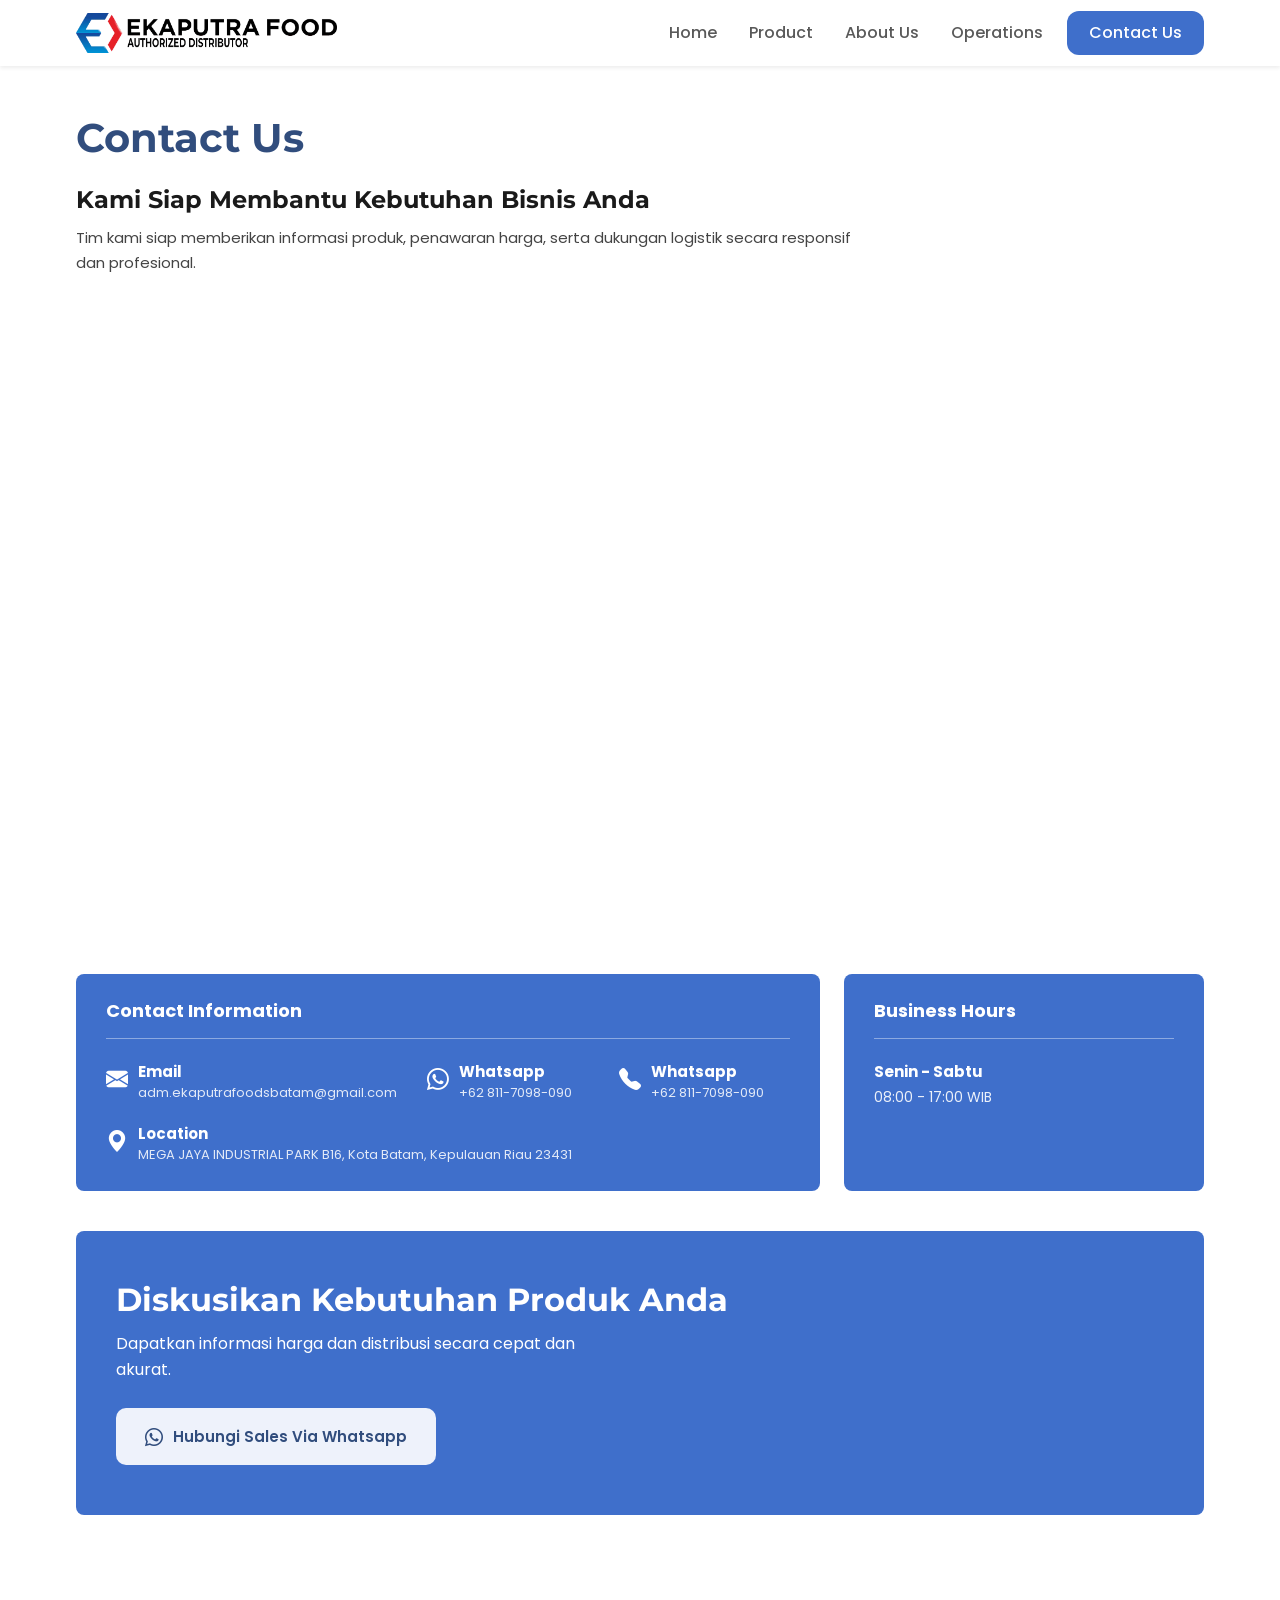
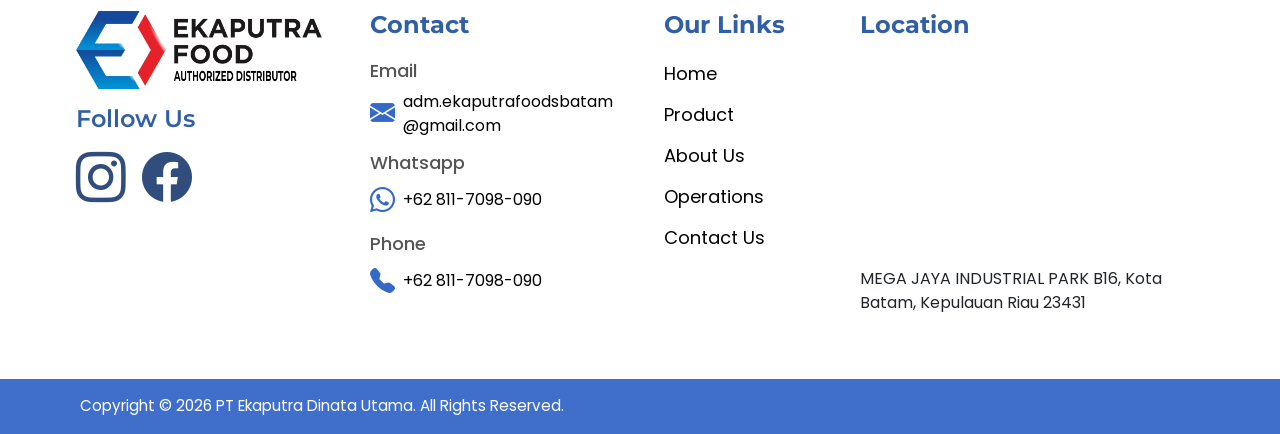
<file: contact.html>
<!DOCTYPE html>
<html lang="en">

<head>
  <meta charset="UTF-8" />
  <meta name="viewport" content="width=device-width, initial-scale=1.0" />
  <title>Ekaputra Food | Contact Us</title>

  <!-- Bootstrap -->
  <link href="https://cdn.jsdelivr.net/npm/bootstrap@5.3.3/dist/css/bootstrap.min.css" rel="stylesheet" />

  <!-- Bootstrap Icons -->
  <link rel="stylesheet" href="https://cdn.jsdelivr.net/npm/bootstrap-icons@1.11.3/font/bootstrap-icons.min.css" />

  <!-- Google Font -->
  <link rel="preconnect" href="https://fonts.googleapis.com">
  <link rel="preconnect" href="https://fonts.gstatic.com" crossorigin>
  <link
    href="https://fonts.googleapis.com/css2?family=Montserrat:wght@400;500;600;700;800&family=Poppins:wght@300;400;500;600;700&display=swap"
    rel="stylesheet">

  <link rel="stylesheet" href="style.css" />
  <link rel="stylesheet" href="animate.css" />
</head>
<script src="script.js" defer></script>
<script src="animate.js" defer></script>

<body>
  <!-- NAVBAR -->
  <nav class="navbar navbar-expand-lg navbar-light bg-white shadow-sm sticky-top">
    <div class="container">
      <a class="navbar-brand fw-bold" href="#">
        <img src="asset/output-onlinepngtools (1).webp" alt="Logo" class="img-fluid" />
      </a>

      <button class="navbar-toggler" type="button" data-bs-toggle="collapse" data-bs-target="#navbarNav">
        <span class="navbar-toggler-icon"></span>
      </button>

      <div class="collapse navbar-collapse justify-content-end" id="navbarNav">
        <ul class="navbar-nav align-items-lg-center gap-lg-3">
          <li class="nav-item">
            <a class="nav-link " href="index.html">Home</a>
          </li>
          <li class="nav-item">
            <a class="nav-link " href="product.html">Product</a>
          </li>
          <li class="nav-item">
            <a class="nav-link " href="about.html">About Us</a>
          </li>
          <li class="nav-item">
            <a class="nav-link" href="operations.html">Operations</a>
          </li>
          <li class="nav-item">
            <a class="nav-link active nav-pill" href="contact.html">Contact Us</a>
          </li>
        </ul>
      </div>
    </div>
  </nav>


  <!-- CONTACT US -->
  <section class="contact-section py-5">
    <div class="container">

      <h2 class="section-title mb-4 reveal fade-in-right">Contact Us</h2>

      <h4 class="contact-subtitle reveal fade-in-bottom">Kami Siap Membantu Kebutuhan Bisnis Anda</h4>
      <p class="contact-intro reveal fade-in-bottom">
        Tim kami siap memberikan informasi produk, penawaran harga, serta
        dukungan logistik secara responsif dan profesional.
      </p>

      <!-- Photo -->
      <div class="contact-photo reveal fade-in-right">
        <iframe
          src="https://www.google.com/maps/embed?pb=!1m14!1m8!1m3!1d15956.275242600079!2d104.048441!3d1.110597!3m2!1i1024!2i768!4f13.1!3m3!1m2!1s0x31d989d93dd2f73d%3A0x3ebdc79833f534a8!2sPT.%20Ekaputra%20Dinata%20Utama!5e0!3m2!1sid!2sid!4v1784365903372!5m2!1sid!2sid"
          width="100%" height="100%" style="border:0;" allowfullscreen="" loading="lazy"
          referrerpolicy="strict-origin-when-cross-origin"></iframe>
      </div>

      <!-- Contact Information + Business Hours -->
      <div class="row g-4 mt-1">

        <div class="col-lg-8 reveal fade-in-left">
          <div class="info-card">
            <h5>Contact Information</h5>
            <hr>

            <div class="info-list">
              <a href="mailto:adm.ekaputrafoodsbatam@gmail.com" class="info-item">
                <i class="bi bi-envelope-fill"></i>
                <div>
                  <span class="info-label">Email</span>
                  <span class="info-value">adm.ekaputrafoodsbatam@gmail.com</span>
                </div>
              </a>

              <a href="https://wa.me/6281170980908" target="_blank" rel="noopener" class="info-item">
                <i class="bi bi-whatsapp"></i>
                <div>
                  <span class="info-label">Whatsapp</span>
                  <span class="info-value">+62 811-7098-090</span>
                </div>
              </a>
              <a href="https://wa.me/6281170980908" target="_blank" rel="noopener" class="info-item">
                <i class="bi bi-telephone-fill"></i>
                <div>
                  <span class="info-label">Whatsapp</span>
                  <span class="info-value">+62 811-7098-090</span>
                </div>
              </a>

              <a href="https://maps.app.goo.gl/XLjdAscXdNuov7UP9" target="_blank" rel="noopener" class="info-item">
                <i class="bi bi-geo-alt-fill"></i>
                <div>
                  <span class="info-label">Location</span>
                  <span class="info-value">MEGA JAYA INDUSTRIAL PARK B16, Kota Batam, Kepulauan Riau 23431</span>
                </div>
              </a>
            </div>
          </div>
        </div>

        <div class="col-lg-4 reveal fade-in-right">
          <div class="info-card">
            <h5>Business Hours</h5>
            <hr>

            <div class="hours-block">
              <span class="hours-day">Senin - Sabtu</span>
              <span class="hours-time">08:00 - 17:00 WIB</span>
            </div>
          </div>
        </div>

      </div>

      <!-- CTA WhatsApp -->
      <div class="contact-cta reveal slide-in-bottom">
        <h3>Diskusikan Kebutuhan Produk Anda</h3>
        <p>Dapatkan informasi harga dan distribusi secara cepat dan akurat.</p>

        <a href="https://wa.me/6281170980908" target="_blank" class="btn cta-whatsapp-btn">
          <i class="bi bi-whatsapp"></i>
          Hubungi Sales Via Whatsapp
        </a>
      </div>

    </div>
  </section>


  <!-- FOOTER (loaded from footer.html by include.js) -->
  <div data-include="footer.html"></div>

  <script src="https://cdn.jsdelivr.net/npm/bootstrap@5.3.3/dist/js/bootstrap.bundle.min.js"></script>

  <!-- FOOTER -->
  <footer class="footer-section pt-5">
    <div class="container">

      <div class="row g-5">

        <div class="col-lg-3 fade-in-right">
          <img src="asset/Logo Ekaputra Food.webp" alt="logo" class="img-fluid mb-3" />

          <h4 class="fw-semibold">Follow Us</h4>

          <div class="social-icons d-flex gap-3 ">
            <a href="https://www.instagram.com/ekaputradinatautama" target="_blank"><i class="bi bi-instagram"></i></a>
            <a href="https://www.facebook.com/moninofficialbatam" target="_blank"><i class="bi bi-facebook"></i></a>
          </div>
        </div>

        <div class="col-lg-3 fade-in-right">
          <h4 class="footer-title">Contact</h4>

          <ul class="footer-list">
            <li>
              <h5>Email</h5>
              <a href="mailto:adm.ekaputrafoodsbatam@gmail.com" class="d-flex align-items-center footer-contact-link">
                <i class="bi bi-envelope-fill"></i>
                <p class="mb-0 ms-2">adm.ekaputrafoodsbatam@gmail.com</p>
              </a>
            </li>

            <li>
              <h5>Whatsapp</h5>
              <a href="https://wa.me/6281170980908" target="_blank" rel="noopener"
                class="d-flex align-items-center footer-contact-link">
                <i class="bi bi-whatsapp"></i>
                <p class="mb-0 ms-2">+62 811-7098-090</p>
              </a>
            </li>

            <li>
              <h5>Phone</h5>
              <a href="tel:+6281170980908" class="d-flex align-items-center footer-contact-link">
                <i class="bi bi-telephone-fill"></i>
                <p class="mb-0 ms-2">+62 811-7098-090</p>
              </a>
            </li>
          </ul>
        </div>

        <div class="col-lg-2 fade-in-right">
          <h4 class="footer-title">Our Links</h4>

          <ul class="footer-list">
            <li><a href="">Home</a></li>
            <li><a href="product.html">Product</a></li>
            <li><a href="about.html">About Us</a></li>
            <li><a href="operations.html">Operations</a></li>
            <li><a href="contact.html">Contact Us</a></li>
          </ul>
        </div>

        <div class="col-lg-4 fade-in-right">
          <h4 class="footer-title">Location</h4>

          <iframe
            src="https://www.google.com/maps/embed?pb=!1m18!1m12!1m3!1d3989.068810246623!2d104.04586607472413!3d1.1105972988787605!2m3!1f0!2f0!3f0!3m2!1i1024!2i768!4f13.1!3m3!1m2!1s0x31d989d93dd2f73d%3A0x3ebdc79833f534a8!2sPT.%20Ekaputra%20Dinata%20Utama!5e0!3m2!1sid!2sid!4v1783997516476!5m2!1sid!2sid"
            width="100%" height="200" style="border:0;" allowfullscreen="" loading="lazy"
            referrerpolicy="strict-origin-when-cross-origin"></iframe>
          <p>
            MEGA JAYA INDUSTRIAL PARK B16,
            Kota Batam, Kepulauan Riau 23431
          </p>
        </div>

      </div>
    </div>

    <div class="copyright text-start mt-5  py-3">
      Copyright © 2026 PT Ekaputra Dinata Utama. All Rights Reserved.
    </div>
  </footer>

</body>

</html>
</file>
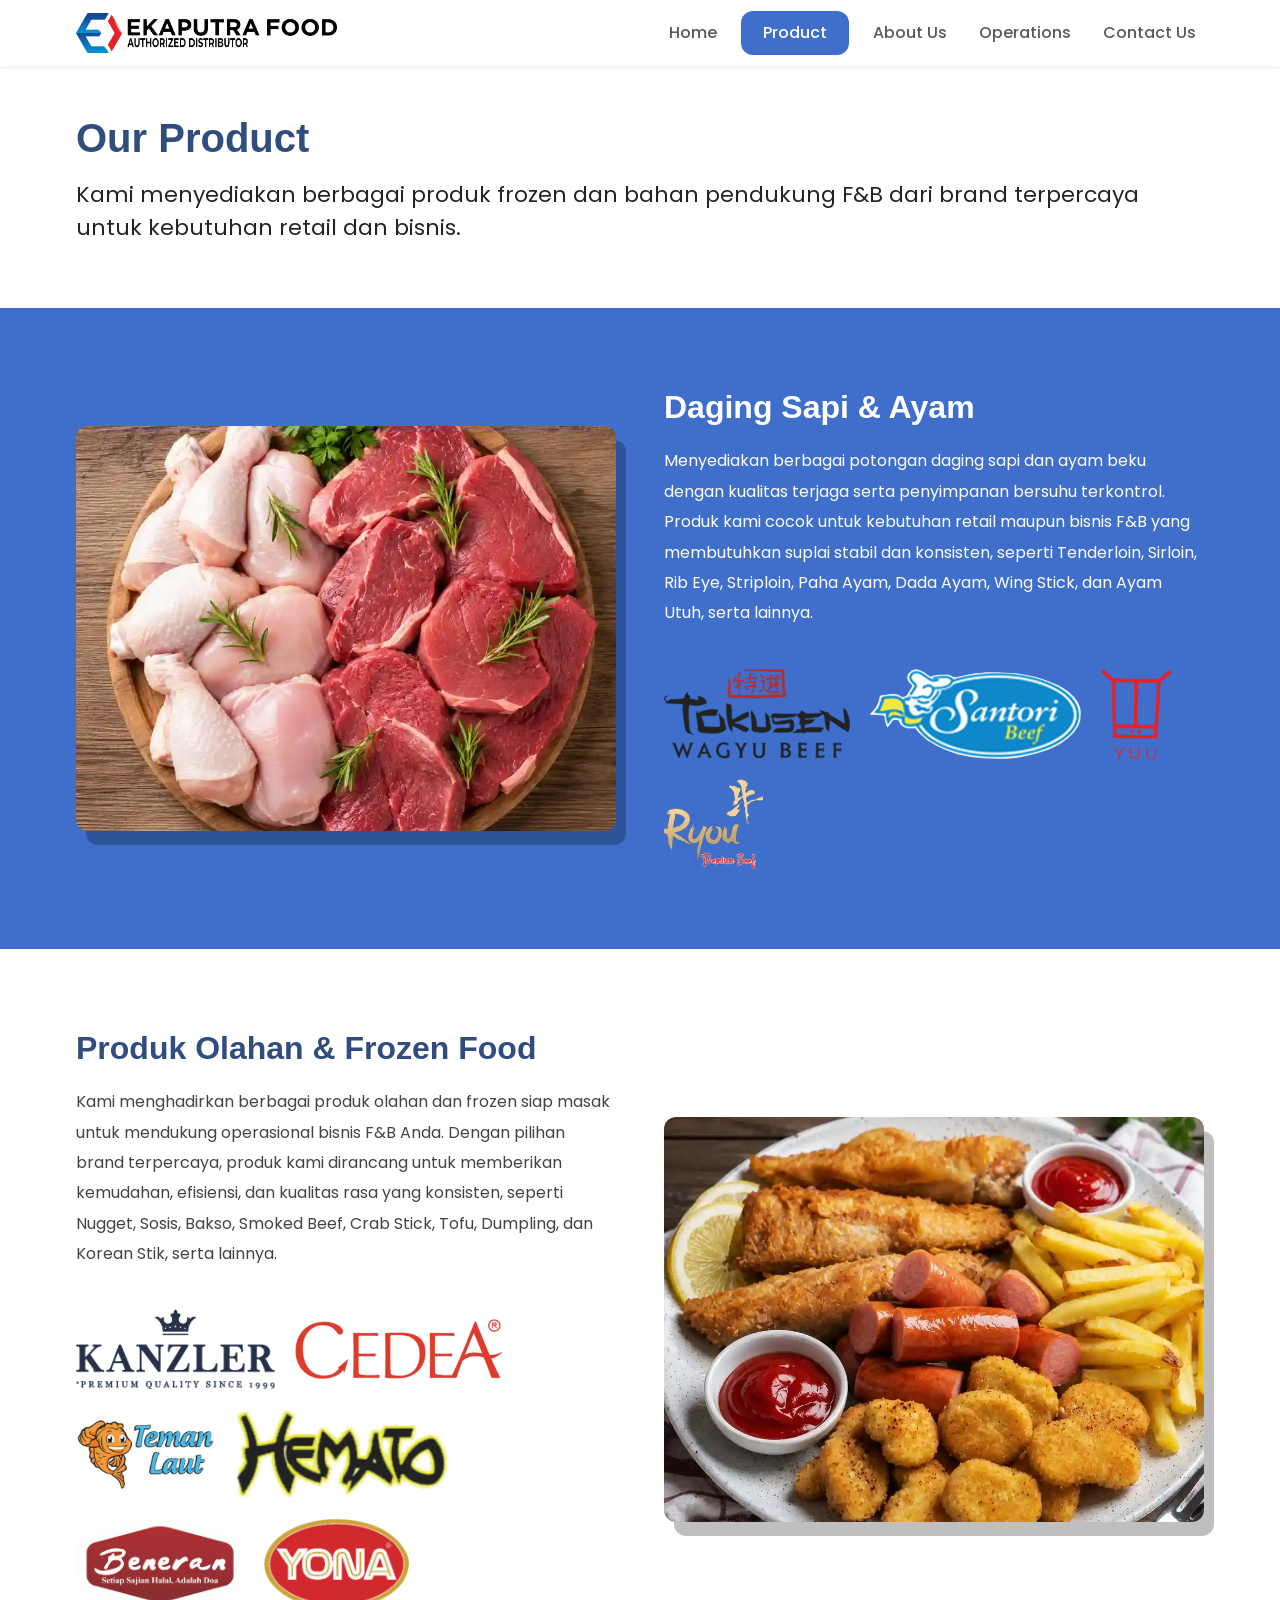
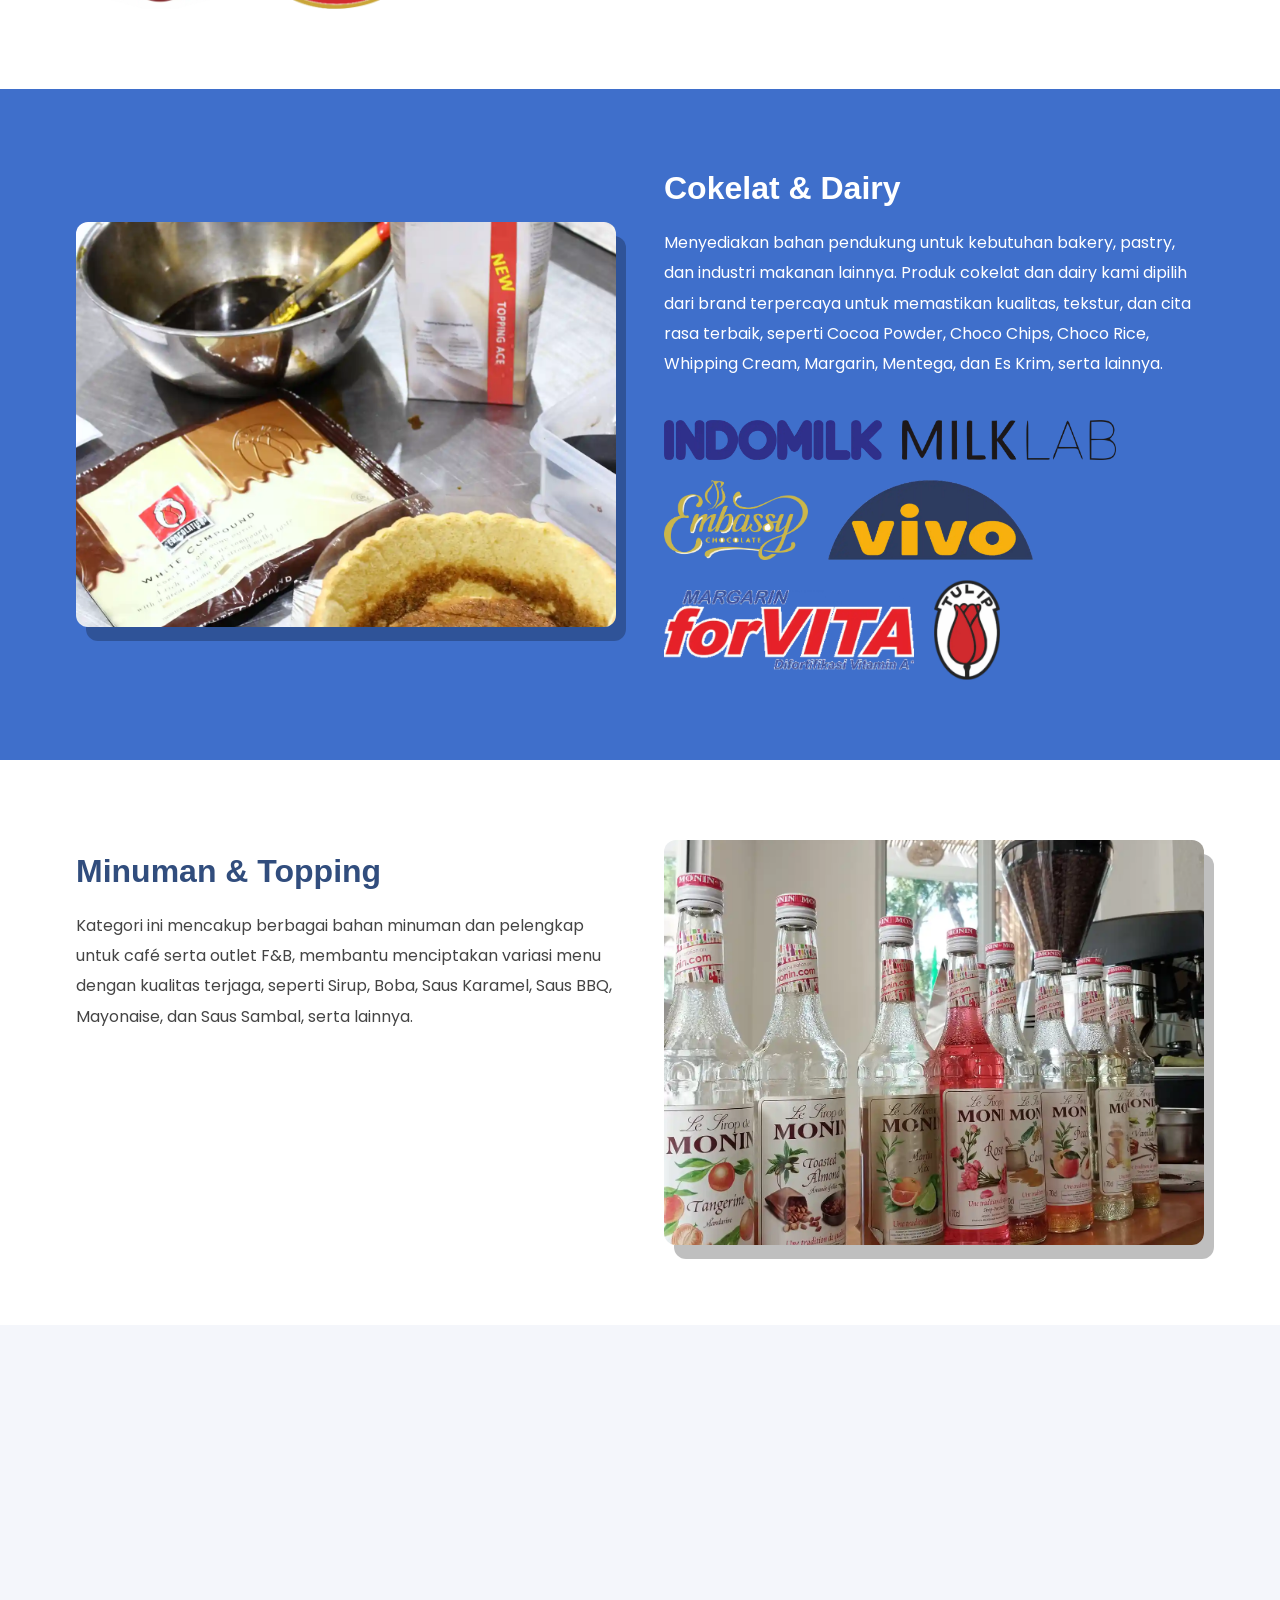
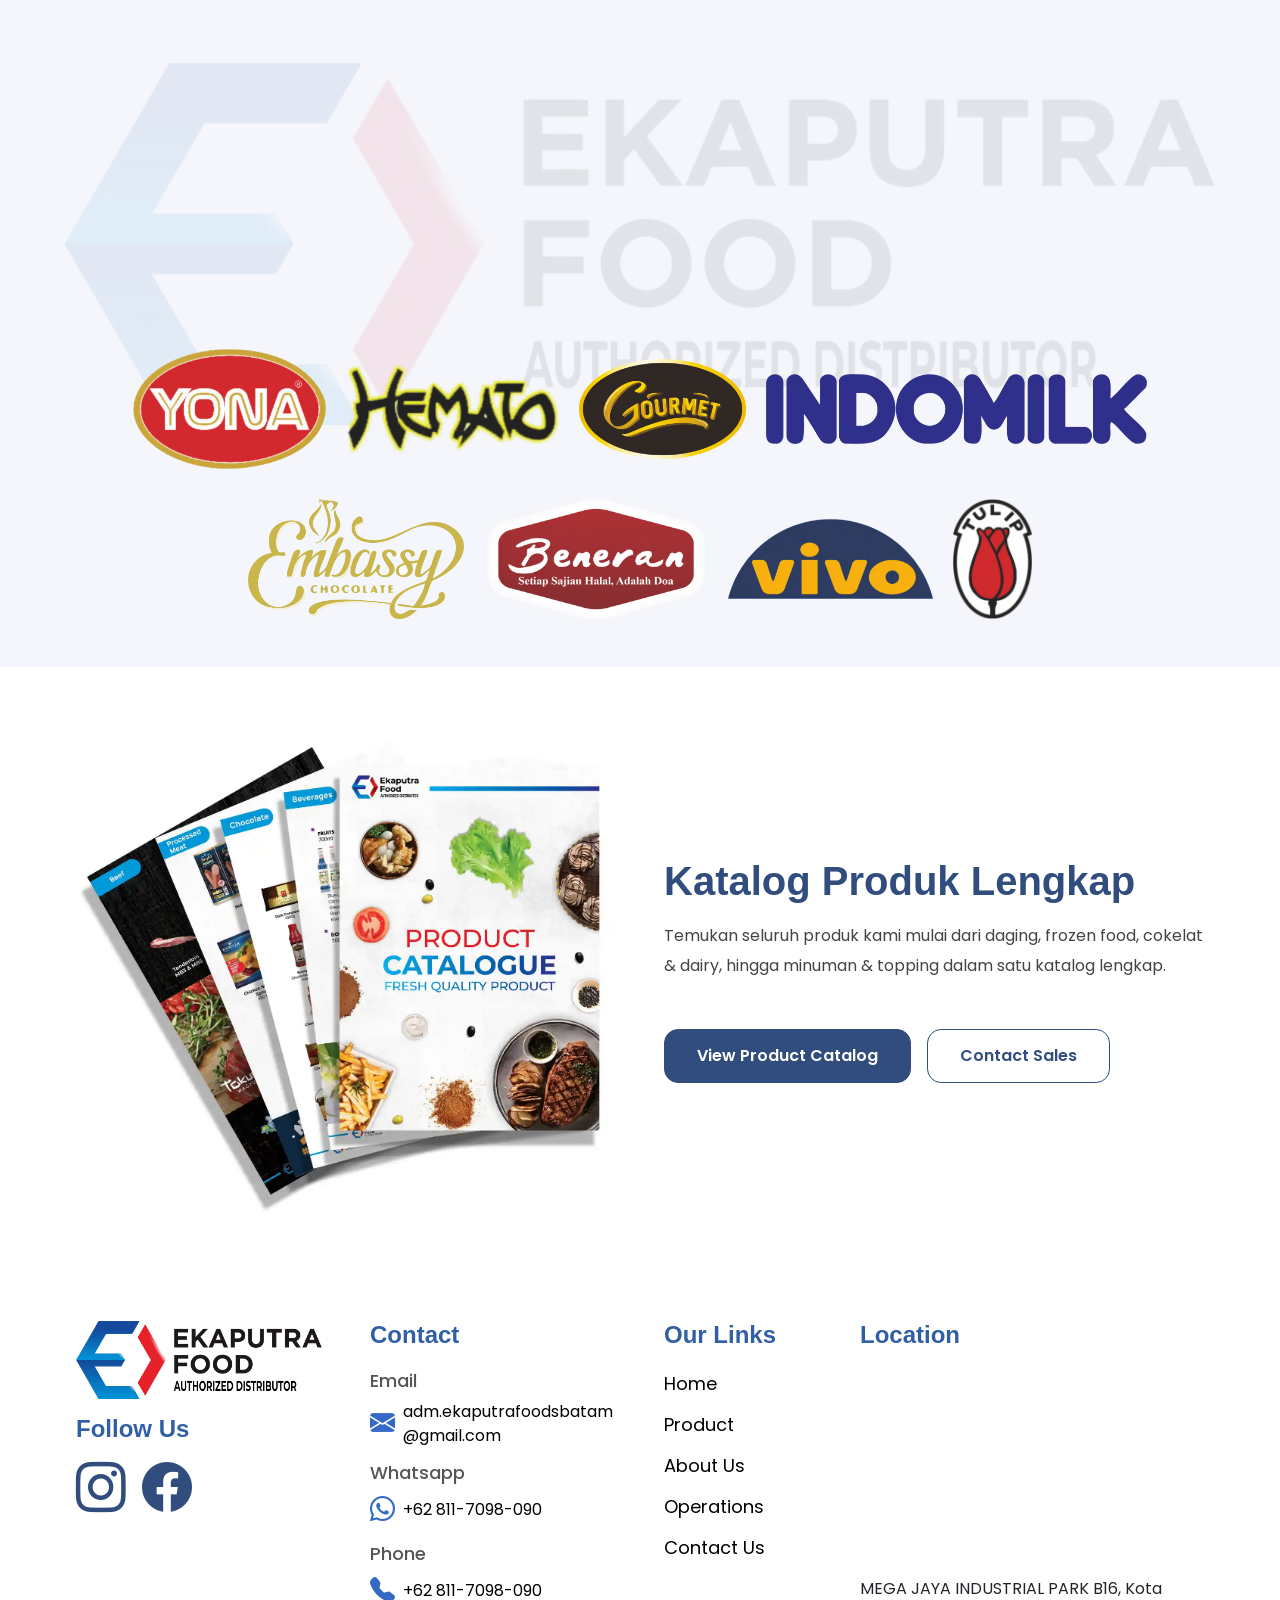
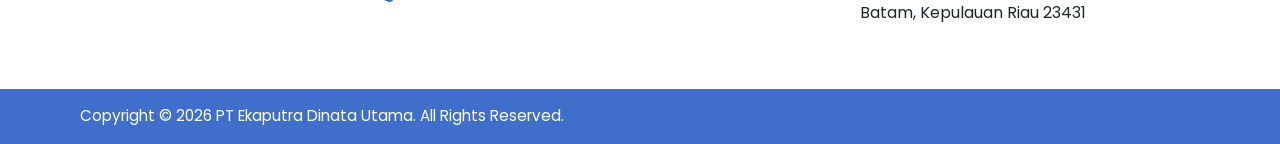
<file: product.html>
<!DOCTYPE html>
<html lang="en">

<head>
  <meta charset="UTF-8" />
  <meta name="viewport" content="width=device-width, initial-scale=1.0" />
  <title>Ekaputra Food | Our Product</title>

  <!-- Bootstrap -->
  <link href="https://cdn.jsdelivr.net/npm/bootstrap@5.3.3/dist/css/bootstrap.min.css" rel="stylesheet" />

  <!-- Bootstrap Icons -->
  <link rel="stylesheet" href="https://cdn.jsdelivr.net/npm/bootstrap-icons@1.11.3/font/bootstrap-icons.min.css" />

  <!-- Google Font -->
  <link rel="preconnect" href="https://fonts.googleapis.com">
  <link rel="preconnect" href="https://fonts.gstatic.com" crossorigin>
  <link href="https://fonts.googleapis.com/css2?family=Poppins:wght@300;400;500;600;700&display=swap" rel="stylesheet">

  <link rel="stylesheet" href="style.css" />
  <link rel="stylesheet" href="animate.css" />
</head>
<script src="script.js" defer></script>
<script src="animate.js" defer></script>

<body>

  <!-- NAVBAR -->
  <nav class="navbar navbar-expand-lg navbar-light bg-white shadow-sm sticky-top">
    <div class="container">
      <a class="navbar-brand fw-bold" href="#">
        <img src="asset/output-onlinepngtools (1).webp" alt="Logo" class="img-fluid" />
      </a>

      <button class="navbar-toggler" type="button" data-bs-toggle="collapse" data-bs-target="#navbarNav">
        <span class="navbar-toggler-icon"></span>
      </button>

      <div class="collapse navbar-collapse justify-content-end" id="navbarNav">
        <ul class="navbar-nav align-items-lg-center gap-lg-3">
          <li class="nav-item">
            <a class="nav-link " href="index.html">Home</a>
          </li>
          <li class="nav-item">
            <a class="nav-link active nav-pill" href="product.html">Product</a>
          </li>
          <li class="nav-item">
            <a class="nav-link" href="about.html">About Us</a>
          </li>
          <li class="nav-item">
            <a class="nav-link" href="operations.html">Operations</a>
          </li>
          <li class="nav-item">
            <a class="nav-link" href="contact.html">Contact Us</a>
          </li>
        </ul>
      </div>
    </div>
  </nav>


  <!-- PAGE HEADER -->
  <section class="product-header py-5 fade-in-right">
    <div class="container">
      <h2 class="section-title mb-3 reveal">Our Product</h2>
      <p class="product-header-text reveal">
        Kami menyediakan berbagai produk frozen dan bahan pendukung F&amp;B
        dari brand terpercaya untuk kebutuhan retail dan bisnis.
      </p>
    </div>
  </section>


  <!-- CATEGORY 1 : DAGING SAPI & AYAM -->
  <section class="category-block bg-blue">
    <div class="container">
      <div class="row align-items-center g-5">
        <div class="col-lg-6 reveal">
          <div class="category-image slide-in-left">
            <img src="asset/chicken and beef.webp" alt="Daging Sapi & Ayam" />
          </div>
        </div>
        <div class="col-lg-6 reveal">
          <div class="slide-in-right">
            <h3 class="category-title text-white">Daging Sapi &amp; Ayam</h3>
            <p class="category-text text-white">
              Menyediakan berbagai potongan daging sapi dan ayam beku dengan
              kualitas terjaga serta penyimpanan bersuhu terkontrol. Produk
              kami cocok untuk kebutuhan retail maupun bisnis F&amp;B yang
              membutuhkan suplai stabil dan konsisten, seperti Tenderloin,
              Sirloin, Rib Eye, Striploin, Paha Ayam, Dada Ayam, Wing Stick,
              dan Ayam Utuh, serta lainnya.
            </p>
          </div>
          <div class="brand-row brand-row-light reveal">
            <div class="brand-box fade-in-bottom">
              <img src="Logos Brand/Layer 12.webp" style="--h: 90px" alt="">
            </div>
            <div class="brand-box fade-in-bottom">
              <img src="Logos Brand/Layer 13.webp" style="--h: 90px" alt="">
            </div>
            <div class="brand-box fade-in-bottom">
              <img src="Logos Brand/Layer 14.webp" style="--h: 90px" alt="">
            </div>
            <div class="brand-box fade-in-bottom">
              <img src="Logos Brand/Layer 15.webp" style="--h: 90px" alt="">
            </div>
          </div>
        </div>
      </div>
    </div>
  </section>


  <!-- CATEGORY 2 : PRODUK OLAHAN & FROZEN FOOD -->
  <section class="category-block bg-white">
    <div class="container">
      <div class="row align-items-center g-5 flex-lg-row-reverse">
        <div class="col-lg-6 reveal">
          <div class="category-image">
            <img src="asset/mixplatter.webp" alt="Produk Olahan & Frozen Food" />
          </div>
        </div>
        <div class="col-lg-6 reveal">
          <div class="slide-in-left">
            <h3 class="category-title">Produk Olahan &amp; Frozen Food</h3>
            <p class="category-text">
              Kami menghadirkan berbagai produk olahan dan frozen siap masak
              untuk mendukung operasional bisnis F&amp;B Anda. Dengan pilihan
              brand terpercaya, produk kami dirancang untuk memberikan
              kemudahan, efisiensi, dan kualitas rasa yang konsisten, seperti
              Nugget, Sosis, Bakso, Smoked Beef, Crab Stick, Tofu, Dumpling,
              dan Korean Stik, serta lainnya.
            </p>
          </div>
          <div class="brand-row reveal">
            <div class="brand-box fade-in-bottom">
              <img src="Logos Brand/KANZLER.webp" style="--h: 80px" alt="">
            </div>
            <div class="brand-box fade-in-bottom">
              <img src="Logos Brand/Layer 3.webp" style="--h: 60px" alt="">
            </div>
            <div class="brand-box fade-in-bottom">
              <img src="Logos Brand/Layer 16.webp" style="--h: 80px" alt="">
            </div>
            <div class="brand-box fade-in-bottom">
              <img src="Logos Brand/Layer 6.webp" style="--h: 90px" alt="">
            </div>
            <div class="brand-box fade-in-bottom">
              <img src="Logos Brand/Layer 4.webp" style="--h: 90px" alt="">
            </div>
            <div class="brand-box fade-in-bottom">
              <img src="Logos Brand/Layer 5.webp" style="--h: 90px" alt="">
            </div>
          </div>
        </div>
      </div>
    </div>
  </section>


  <!-- CATEGORY 3 : COKELAT & DAIRY -->
  <section class="category-block bg-blue">
    <div class="container">
      <div class="row align-items-center g-5">
        <div class="col-lg-6 reveal">
          <div class="category-image">
            <img src="asset/IMG_1255.webp" alt="Cokelat & Dairy" />
          </div>
        </div>
        <div class="col-lg-6 reveal">
          <div class="slide-in-right">
            <h3 class="category-title text-white">Cokelat &amp; Dairy</h3>
            <p class="category-text text-white">
              Menyediakan bahan pendukung untuk kebutuhan bakery, pastry, dan
              industri makanan lainnya. Produk cokelat dan dairy kami dipilih
              dari brand terpercaya untuk memastikan kualitas, tekstur, dan
              cita rasa terbaik, seperti Cocoa Powder, Choco Chips, Choco
              Rice, Whipping Cream, Margarin, Mentega, dan Es Krim, serta
              lainnya.
            </p>
          </div>
          <div class="brand-row brand-row-light reveal">
            <div class="brand-box fade-in-bottom">
              <img src="Logos Brand/Layer 17.webp" style="--h: 40px" alt="">
            </div>
            <div class="brand-box fade-in-bottom">
              <img src="Logos Brand/Layer 18.webp" style="--h: 40px" alt="">
            </div>
            <div class="brand-box fade-in-bottom">
              <img src="Logos Brand/Layer 9.webp" style="--h: 80px" alt="">
            </div>
            <div class="brand-box fade-in-bottom">
              <img src="Logos Brand/Layer 10.webp" style="--h: 80px" alt="">
            </div>
            <div class="brand-box fade-in-bottom">
              <img src="Logos Brand/Layer 21.webp" style="--h: 80px" alt="">
            </div>
            <div class="brand-box fade-in-bottom">
              <img src="Logos Brand/Layer 8.webp" style="--h: 100px" alt="">
            </div>
          </div>
        </div>
      </div>
    </div>
  </section>


  <!-- CATEGORY 4 : MINUMAN & TOPPING -->
  <section class="category-block bg-white">
    <div class="container">
      <div class="row align-items-center g-5 flex-lg-row-reverse">
        <div class="col-lg-6 reveal">
          <div class="category-image">
            <img src="asset/20231128_100129.webp" alt="Minuman & Topping" />
          </div>
        </div>
        <div class="col-lg-6 reveal">
          <div class="slide-in-left">
            <h3 class="category-title">Minuman &amp; Topping</h3>
            <p class="category-text">
              Kategori ini mencakup berbagai bahan minuman dan pelengkap
              untuk café serta outlet F&amp;B, membantu menciptakan variasi
              menu dengan kualitas terjaga, seperti Sirup, Boba, Saus
              Karamel, Saus BBQ, Mayonaise, dan Saus Sambal, serta lainnya.
            </p>
          </div>
          <div class="brand-row reveal">
            <div class="brand-box fade-in-bottom">
              <img src="Logos Brand/Layer 7.webp" style="--h: 60px" alt="">
            </div>
            <div class="brand-box fade-in-bottom">
              <img src="Logos Brand/Layer 11.webp" style="--h: 60px" alt="">
            </div>
            <div class="brand-box fade-in-bottom">
              <img src="Logos Brand/Layer 19.webp" style="--h: 80px" alt="">
            </div>
            <div class="brand-box fade-in-bottom">
              <img src="Logos Brand/Layer 20.webp" style="--h: 60px" alt="">
            </div>
          </div>
        </div>
      </div>
    </div>
  </section>


  <!-- OUR BRANDS -->
  <section class="our-brands-section py-5">
    <div class="container">
      <h2 class="section-title text-center mb-5 reveal fade-in">Our Brands</h2>

      <div class="brands-grid-wrapper reveal">
        <img src="asset/Logo Ekaputra Food.webp" alt="" class="brands-watermark" />

        <div class="brands-grid">
          <div class="brand-box fade-in-bottom">
            <img src="Logos Brand/Layer 7.webp" style="--h: 80px" alt="">
          </div>
          <div class="brand-box fade-in-bottom">
            <img src="Logos Brand/KANZLER.webp" style="--h: 120px" alt="">
          </div>
          <div class="brand-box fade-in-bottom">
            <img src="Logos Brand/Layer 3.webp" style="--h: 70px" alt="">
          </div>
          <div class="brand-box fade-in-bottom">
            <img src="Logos Brand/Layer 18.webp" style="--h: 70px" alt="">
          </div>
          <div class="brand-box fade-in-bottom">
            <img src="Logos Brand/Layer 14.webp" style="--h: 120px" alt="">
          </div>
          <div class="brand-box fade-in-bottom">
            <img src="Logos Brand/Layer 15.webp" style="--h: 150px" alt="">
          </div>
          <div class="brand-box fade-in-bottom">
            <img src="Logos Brand/Layer 12.webp" style="--h: 120px" alt="">
          </div>
          <div class="brand-box fade-in-bottom">
            <img src="Logos Brand/Layer 16.webp" style="--h: 120px" alt="">
          </div>
          <div class="brand-box fade-in-bottom">
            <img src="Logos Brand/Layer 13.webp" style="--h:  100px" alt="">
          </div>
          <div class="brand-box fade-in-bottom">
            <img src="Logos Brand/Layer 19.webp" style="--h: 120px" alt="">
          </div>
          <div class="brand-box fade-in-bottom">
            <img src="Logos Brand/Layer 21.webp" style="--h: 80px" alt="">
          </div>
          <div class="brand-box fade-in-bottom">
            <img src="Logos Brand/Layer 20.webp" style="--h: 80px" alt="">
          </div>
          <div class="brand-box fade-in-bottom">
            <img src="Logos Brand/Layer 5.webp" style="--h: 120px" alt="">
          </div>
          <div class="brand-box fade-in-bottom">
            <img src="Logos Brand/Layer 6.webp" style="--h: 90px" alt="">
          </div>
          <div class="brand-box fade-in-bottom">
            <img src="Logos Brand/Layer 11.webp" style="--h: 100px" alt="">
          </div>
          <div class="brand-box fade-in-bottom">
            <img src="Logos Brand/Layer 17.webp" style="--h: 70px" alt="">
          </div>
          <div class="brand-box fade-in-bottom">
            <img src="Logos Brand/Layer 9.webp" style="--h: 120px" alt="">
          </div>
          <div class="brand-box fade-in-bottom">
            <img src="Logos Brand/Layer 4.webp" style="--h: 120px" alt="">
          </div>
          <div class="brand-box fade-in-bottom">
            <img src="Logos Brand/Layer 10.webp" style="--h: 80px" alt="">
          </div>
          <div class="brand-box fade-in-bottom">
            <img src="Logos Brand/Layer 8.webp" style="--h: 120px" alt="">
          </div>
        </div>
      </div>
    </div>
  </section>


  <!-- CATALOG CTA -->
  <section class="catalog-section py-5">
    <div class="container">
      <div class="row align-items-center g-5 flex-lg-row-reverse">
        <div class="col-lg-6 reveal fade-in-right">
          <h2 class="section-title mb-3">Katalog Produk Lengkap</h2>
          <p class="category-text mb-5">
            Temukan seluruh produk kami mulai dari daging, frozen food,
            cokelat &amp; dairy, hingga minuman &amp; topping dalam satu
            katalog lengkap.
          </p>

          <div class="d-flex flex-wrap gap-3">
            <a href="#" class="btn btn-primary btn-catalog">View Product Catalog</a>
            <a href="#" class="btn btn-outline-primary btn-catalog">Contact Sales</a>
          </div>
        </div>

        <div class="col-lg-6 reveal slide-in-left">
          <div class="catalog-image">
            <picture>
              <source media="(max-width: 768px)" srcset="asset/stacked_booklet_mobile.webp">
              <img src="asset/stacked booklet.webp" alt="Katalog Produk Ekaputra Food">
            </picture>
          </div>
        </div>
      </div>
    </div>
  </section>


  <!-- FOOTER -->
  <footer class="footer-section pt-5">
    <div class="container">

      <div class="row g-5">

        <div class="col-lg-3 fade-in-right">
          <img src="asset/Logo Ekaputra Food.webp" alt="logo" class="img-fluid mb-3" />

          <h4 class="fw-semibold">Follow Us</h4>

          <div class="social-icons d-flex gap-3 ">
            <a href="https://www.instagram.com/ekaputradinatautama" target="_blank"><i class="bi bi-instagram"></i></a>
            <a href="https://www.facebook.com/moninofficialbatam" target="_blank"><i class="bi bi-facebook"></i></a>
          </div>
        </div>

        <div class="col-lg-3 fade-in-right">
          <h4 class="footer-title">Contact</h4>

          <ul class="footer-list">
            <li>
              <h5>Email</h5>
              <a href="mailto:adm.ekaputrafoodsbatam@gmail.com" class="d-flex align-items-center footer-contact-link">
                <i class="bi bi-envelope-fill"></i>
                <p class="mb-0 ms-2">adm.ekaputrafoodsbatam@gmail.com</p>
              </a>
            </li>

            <li>
              <h5>Whatsapp</h5>
              <a href="https://wa.me/6281170980908" target="_blank" rel="noopener"
                class="d-flex align-items-center footer-contact-link">
                <i class="bi bi-whatsapp"></i>
                <p class="mb-0 ms-2">+62 811-7098-090</p>
              </a>
            </li>

            <li>
              <h5>Phone</h5>
              <a href="tel:+6281170980908" class="d-flex align-items-center footer-contact-link">
                <i class="bi bi-telephone-fill"></i>
                <p class="mb-0 ms-2">+62 811-7098-090</p>
              </a>
            </li>
          </ul>
        </div>

        <div class="col-lg-2 fade-in-right">
          <h4 class="footer-title">Our Links</h4>

          <ul class="footer-list">
            <li><a href="">Home</a></li>
            <li><a href="product.html">Product</a></li>
            <li><a href="about.html">About Us</a></li>
            <li><a href="operations.html">Operations</a></li>
            <li><a href="contact.html">Contact Us</a></li>
          </ul>
        </div>

        <div class="col-lg-4 fade-in-right">
          <h4 class="footer-title">Location</h4>

          <iframe
            src="https://www.google.com/maps/embed?pb=!1m18!1m12!1m3!1d3989.068810246623!2d104.04586607472413!3d1.1105972988787605!2m3!1f0!2f0!3f0!3m2!1i1024!2i768!4f13.1!3m3!1m2!1s0x31d989d93dd2f73d%3A0x3ebdc79833f534a8!2sPT.%20Ekaputra%20Dinata%20Utama!5e0!3m2!1sid!2sid!4v1783997516476!5m2!1sid!2sid"
            width="100%" height="200" style="border:0;" allowfullscreen="" loading="lazy"
            referrerpolicy="strict-origin-when-cross-origin"></iframe>
          <p>
            MEGA JAYA INDUSTRIAL PARK B16,
            Kota Batam, Kepulauan Riau 23431
          </p>
        </div>

      </div>
    </div>

    <div class="copyright text-start mt-5  py-3">
      Copyright © 2026 PT Ekaputra Dinata Utama. All Rights Reserved.
    </div>
  </footer>

  <script src="https://cdn.jsdelivr.net/npm/bootstrap@5.3.3/dist/js/bootstrap.bundle.min.js"></script>
</body>

</html>
</file>
<file: style.css>
*{
  margin: 0;
  padding: 0;
  box-sizing: border-box;
}
.container{
  margin-left: 4vw;
  margin-right: 4vw;
}
/* Heading Fonts */
h1,
h2,
h3,
h4 {
  font-family: 'Montserrat', sans-serif;
}

/* Body Fonts */
body,
p,
span,
a,
button,
li {
  font-family: 'Poppins', sans-serif;
}

h1 {
  font-size: 40px;
  font-weight: 700;
}

h2 {
  font-size: 40px;
  font-weight: 700;
}

h3 {
  font-size: 32px;
  font-weight: 600;
}

h4 {
  font-size:24px;
}
h5 {
  font-size: 18px;
}

body,
p {
  font-size: 16px;
  font-weight: 400;
}

.caption {
  font-size: 14px;
  font-weight: 400;
}

.section-title {
  font-size: 40px;
  font-weight: 700;
  color: #314D7D;
}

.navbar-brand img {
  max-height: 40px;
}


.nav-item {
  color: #3f6fcb;
  font-weight: 500;
}
.nav-link:hover {
  color: #3f6fcb !important;
  padding: 10px 22px !important;
  border-radius: 12px;
  border: #3f6fcb  1px solid;
  border-radius: 12px;
}

.nav-pill {
  background: #3f6fcb;
  color: white !important;
  padding: 10px 22px !important;
  border-radius: 12px;
}

.nav-pill:hover {
  background: #3f6fcb;
  color: white !important;
  padding: 10px 22px !important;
  border: white 0px solid;
  border-radius: 12px;
}

.hero-wrapper {
  position: relative;
  width: 100%;
  overflow: hidden;
  background:
    url('asset/WhatsApp\ Image\ 2026-04-08\ at\ 16.15.18.webp');
  background-size: cover;
  background-position: center;
  border-radius: 0px;
}

.hero-overlay {
  width: 50%;
  height: 100%;
  padding: 60px 50px; 
  align-content: center;
  display: flex;
  flex-direction: column;
  gap: 20px;
  background-color: rgba(255,255,255,0.8);
}

.hero-overlay h2 {
  font-weight: 700;
  color: #314D7D;
  margin-bottom: 20px;
}

.hero-overlay h4 {
  font-family: 'Hind',sans-serif;
  font-weight: 500;
  text-align: justify;
  line-height: 1.5;
}

.hero-overlay p {
  line-height: 1.9;
  color: #444;
}

.btn-custom {
  padding: 14px 30px;
  border-radius: 14px;
  font-size: 24px;
  font-weight: 600;
  background-color: rgba(255,255,255,1);
  color: #314D7D;
  border: 2px solid #314D7D;
}

.btn-custom:hover {
  background-color: #314D7D;
  color: white;
  border-color: #314D7D;
}

.about-section {
  background: linear-gradient(
    90deg,
    #314d7d 0%,
    #598ce3 32%,
    #e0e9f9 58%,
    #ffffff 100%
  );
}

.about-text {
  line-height: 2;
  font-size: 24px;
}

.about-logo {
  max-width: 538px;
  filter: drop-shadow(8px 8px 1px rgba(0, 0, 0, 0.25));
}

.placeholder-box {
  width: 100%;
  height: 380px;
  border: 2px solid #bbb;
}

.why-image {
  width: 100%;
  border-radius: 8px;
  overflow: hidden;
}
 
.why-image img {
  width: 100%;
  height: 100%;
  object-fit: cover;
  display: block;
}
 

.feature-card {
  background: #2f66c9;
  color: white;
  border-radius: 12px;
  padding: 28px;
  display: flex;
  flex-direction: column;
  gap: 20px;
}

.feature-icon {
  font-size: 2rem;
}

.feature-card h4 {
  font-weight: 600;
}

.feature-card p {
  margin-bottom: 0;
  font-size: 15px;
  line-height: 1.7;
}

.product-card {
  position: relative;
  overflow: hidden;
  border-radius: 10px;
  border: 10px solid #2f66c9;
  height: 400px;
  width: 400px;
}

.product-card:hover{
  transform: scale(1.05);
  transition: transform 0.3s ease;
}

.product-card img {
  width: 100%;
  height: 400px;
  object-fit: cover;
}

.product-overlay {
  position: absolute;
  inset: 0;
  background: rgba(0,0,0,0.25);
  display: flex;
  align-items: center;
  justify-content: center;
  text-align: center;
  padding: 20px;
}

.product-overlay h4 {
  color: white;
  font-weight: 600;
}

.customer-section {
  background: #3f6fcb;
  padding: 60px 0;
  color: white;
}

.container {
  width: 90%;
  max-width: 1400px;
  margin: auto;
}

.customer-title {
  font-size: 40px;
  font-weight: 700;
  margin-bottom: 50px;
  font-family: 'Montserrat', sans-serif;
}

.customer-grid {
  display: grid;
  grid-template-columns: repeat(5, minmax(0, 1fr));
  gap: 30px;
}
.customer-item {
  min-width: 0; /* izinkan kolom menyusut sesuai lebar yang tersedia */
}
.customer-item h3 {
  font-size: 24px;
  line-height: 1.2;
  font-weight: 600;
  margin-bottom: 20px;
  font-family: 'Montserrat', sans-serif;
  overflow-wrap: break-word;
}

.customer-content {
  display: flex;
  align-items: flex-start;
  gap: 10px;
}

.customer-content img {
  width: 120px;
  height: 120px;
  object-fit: contain;
}

.customer-content h4 {
  font-size: 24px;
  font-weight: 700;
  margin-bottom: 12px;
  line-height: 1;
  font-family: 'Montserrat', sans-serif;
}

.customer-content p {
  font-size: 15px;
  line-height: 1.8;
  font-family: 'Hind', sans-serif;
}

@media (max-width: 768px) {
  .navbar-brand img {
    max-height: 25px;
  } 
  .nav-link:hover{
    border: #ffff  0px solid;
  }
  .navbar-link
  .customer-section {
    padding: 40px 0;
  }
  .customer-section .container {
   width: 80%;
  }

  .customer-title {
    font-size: 32px;
    margin-bottom: 30px;
  }

  .customer-grid {
    grid-template-columns: 1fr !important;
    gap: 40px;
  }

  .customer-item h3 {
    font-size: 22px;
    margin-bottom: 16px;
  }

  .customer-content {
    align-items: center;
    gap: 20px;
  }

  .customer-content img,
  .customer-content svg {
    width: 128px !important;
    height: 128px !important;
    flex-shrink: 0;
  }

  .customer-content h4 {
    font-size: 22px;
    margin-bottom: 6px;
  }

  .customer-content p {
    font-size: 14px;
    line-height: 1.6;
  }
}
/* MOBILE HERO FIX (phones only) */
@media (max-width: 768px) {

  .navbar .container {
    width: 100%;
    max-width: 100%;
    margin: 0;
    padding-left: 16px;
    padding-right: 16px;
  }

  .hero-section {
    padding-top: 0 !important;
    padding-bottom: 0 !important;
  }

  .hero-wrapper {
    height: auto;
    min-height: 0;
    border-radius: 0;
  }

  .hero-overlay {
    width: 100%;
    height: auto;
    min-height: 500px;
    justify-content: center;
    align-items: flex-start;
    text-align: left;
    padding: 40px 24px;
    background: linear-gradient(
      rgba(255,255,255,0.55),
      rgba(255,255,255,0.65)
    );
  }

  .hero-overlay h2 {
    font-size: 1.9rem;
    line-height: 1.25;
    margin-bottom: 16px;
  }

  .hero-overlay h4 {
    font-size: 15px;
    text-align: left;
    line-height: 1.6;
  }

  .hero-overlay .d-flex {
    flex-direction: column;
    width: 100%;
    gap: 16px !important;
  }

  .btn-custom {
    width: 100%;
    text-align: center;
    font-size: 18px;
    padding: 14px 0;
    border-radius: 16px;
  }

} 
.partner-box {
  width: 100%;
  aspect-ratio: 1/1;
  border: 2px solid #c2c2c2;
}

.cta-section {
  background:
    linear-gradient(rgba(0,0,0,0.45), rgba(0,0,0,0.45)),
    url('asset/EDU - Company 11.webp');
  background-size: cover;
  background-position: center;
}

.cta-overlay {
  padding: 300px 0;
}

.cta-section h2 {
  max-width: 700px;
  margin: auto;
  font-size: 3rem;
  font-weight: 700;
}
.cta-section .btn{
  background-color: #346AC5;
  font-weight: 600;
  color:white;
  box-shadow: inset 0 -3px 0 rgba(0,0,0,0.4);
}

.cta-section .btn:hover {
  background-color: white;
  color:#346AC5;
  box-shadow: inset 0 -3px 0 rgba(0,0,0,0.4);
} 

.footer-section {
  background: white;
}

.footer-title {
  color: #314D7D;
  font-weight: 700;
  margin-bottom: 20px;
}

.footer-list {
  list-style: none;
  padding: 0;
}

.footer-list li {
  margin-bottom: 14px;
  color: #555;
}

.footer-list a {
  font-size: 18px;
  text-decoration: none;
  color:black;
}
.footer-list a:hover {
  color: #028BD1;
}

.footer-section h4 {
  color: #315FA6;

  margin-bottom: 0.2 rem;
}

.footer-section i {
  color: #346AC5;
  font-size: 25px;
}
.social-icons  i {
  font-size: 50px;
  color: #314D7D;
}

.social-icons a {
  color: #314D7D;
  font-size: 1.5rem;
}

.copyright {
  background: #3f6fcb;
  color: white;
  font-size: 0.95rem;
  padding-left: 5rem;
}
@media (max-width:1300px){
  .hero-wrapper h2{
    font-size: 32px;
  }
  .hero-wrapper h4{
    font-size: 20px;
  }
}

@media (max-width: 768px) {
  .cta-section{
    background-position: 20% 50%;
    height: 615px;
  }
  .cta-section h2{
    font-size: 32px;
    text-align: center;
  }
  .cta-overlay{
    padding: 174px 0;
  }
  .about-section {
    background: linear-gradient(
      #314D7D 0%,
      #598CE3 50%,
      #e0e9f9 60%,
      #ffffff 100%
    );
    padding-top: 50px;
    padding-bottom: 50px;
  }

  .about-section .section-title {
    font-size: 2rem;
    margin-bottom: 24px !important;
  }

  .about-text {
    font-size: 16px;
    line-height: 1.8;
  }

  .about-section .col-lg-6.text-end {
    text-align: center !important;
  }

  .about-logo {
    max-width: 260px;
    margin-top: 20px;
  }
}

/* =========================================
   PRODUCT PAGE — page specific styles
   (loaded after style.css, shares its tokens:
   #314D7D navy, #2f66c9 / #3f6fcb blue,
   Montserrat headings, Poppins body)
========================================= */

/* =========================================
   PRODUCT PAGE — page specific styles
   (loaded after style.css, shares its tokens:
   #314D7D navy, #2f66c9 / #3f6fcb blue,
   Montserrat headings, Poppins body)
========================================= */

.product-header {
  background: #ffffff;
}

.product-header-text {
  font-size: 22px;
  line-height: 1.5;
}

/* ---------- CATEGORY BLOCKS ---------- */

.category-block {
  padding: 80px 0;
}

.category-block.bg-white {
  background: #ffffff;
}

.category-block.bg-blue {
  background: #3f6fcb;
}

.category-image {
  border-radius: 12px;
  overflow: hidden;
  aspect-ratio: 4 / 3;
  box-shadow: 10px 14px 0 rgba(0, 0, 0, 0.25);
}

.category-image img {
  width: 100%;
  height: 100%;
  object-fit: cover;
  display: block;
}

.category-title {
  color: #314D7D;
  font-weight: 700;
  margin-bottom: 20px;
}

.category-text {
  font-size: 16px;
  line-height: 1.9;
  color: #444;
  margin-bottom: 0;
}

.category-block.bg-blue .category-text {
  color: rgba(255, 255, 255, 0.9);
}

/* ---------- BRAND ROW (per category) ---------- */

.brand-row {
  --logo-scale: 1;
  display: flex;
  flex-wrap: wrap;
  gap: 20px;
  margin-top: 40px;
  align-items: center;
}

.brand-box {
  display: flex;
  align-items: center;
  justify-content: center;
  overflow: hidden;
}

.brand-box img {
  height: calc(var(--h, 80px) * var(--logo-scale));
  width: auto;
  max-width: 100%;
  object-fit: contain;
  display: block;
}


/* ---------- OUR BRANDS GRID ---------- */

.our-brands-section {
  background: #f4f6fb;
}

.brands-grid-wrapper {
  position: relative;
}

.brands-watermark {
  position: absolute;
  top: 50%;
  left: 50%;
  transform: translate(-50%, -50%);
  width: 90vw;
  opacity: 0.08;
  pointer-events: none;
}

.brands-grid {
  position: relative;
  z-index: 1;
  display: flex;
  flex-wrap: wrap;
  align-items: center;
  justify-content: center;
  gap: 30px 20px;
  width: 100%;
  max-width: 100%;
  --logo-scale:1;
}

.brands-grid > * {
  flex: 0 1 auto;
  min-width: 0; /* allow grid items to shrink below content size */
}
.brands-grid img {
  display: block;
}

.brands-grid .brand-box {
  height: auto;
}

/* ---------- CATALOG CTA ---------- */

.catalog-section {
  background: #ffffff;
}

.catalog-image {
  width: 100%;
}
.catalog-image img {
  width: 100%;
  height: 100%;
  object-fit: cover;
  display: block;
}

.btn-catalog {
  padding: 14px 32px;
  border-radius: 14px;
  font-weight: 600;
  font-size: 16px;
}

.btn-primary.btn-catalog {
  background-color: #314D7D;
  border-color: #314D7D;
}

.btn-primary.btn-catalog:hover {
  background-color: white;
  border-color: #314D7D;
  color:#314D7D;
  transform: translateY(-5px);
}

.btn-outline-primary.btn-catalog {
  color: #314D7D;
  border-color: #314D7D;
}

.btn-outline-primary.btn-catalog:hover {
  background-color: #314D7D;
  color: #fff;  
  transform: translateY(-5px);
}

/* ---------- SCROLL REVEAL ---------- */

.reveal {
  opacity: 0;
  transform: translateY(24px);
  transition: opacity 0.6s ease, transform 0.6s ease;
}

.reveal.is-visible {
  opacity: 1;
  transform: translateY(0);
}

@media (prefers-reduced-motion: reduce) {
  .reveal {
    opacity: 1;
    transform: none;
    transition: none;
  }
}

/* ==========================================================
   MOBILE (phones only) — matches mobile reference screenshots:
   every category band goes full-width blue, stacked, with a
   2-row brand icon grid underneath.
========================================================== */
@media (max-width: 768px) {

  .product-header {
    padding-top: 24px;
    padding-bottom: 24px;
  }

  .product-header .section-title {
    font-size: 32px;
  }

  .product-header-text {
    font-size: 15px;
  }

  .category-block {
    padding: 50px 0;
  }

  .category-block.bg-white,
  .category-block.bg-blue {
    background: #3f6fcb;
  }

  .category-block .row,
  .category-block .row.flex-lg-row-reverse {
    flex-direction: column;
  }

  .category-title,
  .category-block .category-text {
    text-align: left;
  }

  .category-title {
    font-size: 26px;
  }

  .category-image {
    margin-bottom: 24px;
    box-shadow: 6px 8px 0 rgba(0, 0, 0, 0.18);
  }

  .brand-row {
    justify-content: center;
    gap: 14px;
    --logo-scale: 0.65;   
  }
  

  .brand-row .brand-box {
    border-color: rgba(255, 255, 255, 0.55);
  }

  .our-brands-section {
    padding: 50px 0;
  }

  .our-brands-section .section-title {
    font-size: 32px;
  }

  .brands-watermark {
    width: 200px;
  }

  .brands-grid {
    grid-template-columns: repeat(3, 1fr);
    gap: 16px;
    --logo-scale:0.5
  }

  .catalog-section .row {
    flex-direction: column;
  }

  .catalog-section .section-title {
    font-size: 28px;
  }

  .catalog-image {
    margin-top: 24px;
  }

  .catalog-section .d-flex {
    flex-direction: column;
    width: 100%;
  }

  .btn-catalog {
    width: 100%;
    text-align: center;
  }

}

/* =========================================
   ABOUT US PAGE — page specific styles
========================================= */

/* ---------- HERO ---------- */

.about-hero {
  width: 100%;
  height:91vh; 
  background: linear-gradient(rgba(0, 0, 0, 0.5), rgba(0, 0, 0, 0.5)),
    url('asset/EDU - Company 12.webp');
  background-size: cover;
  background-position: 45% 50%;
  display: flex;
  align-items: center;
  min-height:100%
}

.about-hero-overlay {
  width: 100%;
  padding: 80px 0;
  color: #ffffff;
}

.about-hero-overlay h1 {
  font-size: 42px;
  font-weight: 700;
  margin-bottom: 20px;
}

.about-hero-quote {
  font-size: 20px;
  font-style: italic;
  font-weight: 500;
  max-width: 640px;
  line-height: 1.6;
  margin-bottom: 24px;
}

.about-hero-text {
  max-width: 640px;
  line-height: 1.8;
  color: rgba(255, 255, 255, 0.9);
  margin-bottom: 14px;
}

/* ---------- PART OF PTKI GROUP ---------- */
 
.ptki-section {
  background: #3f6fcb;
}
 
.ptki-text {
  color: rgba(255, 255, 255, 0.92);
  line-height: 1.9;
  font-size: 15px;
  max-width: 1000px;
  margin: 0 auto 18px auto;
  text-align: justify;
}
 
.ptki-tree-wrapper {
  margin-top: 50px;
  overflow-x: auto;
}
 
/* ---------- ORG TREE (shared: PTKI structure + Organization Chart) ---------- */
 
.org-tree,
.org-tree ul {
  list-style: none;
  margin: 0;
  padding: 0;
}
 
.org-tree {
  display: flex;
  justify-content: center;
}
 
.org-tree ul {
  display: flex;
  padding-top: 30px;
  position: relative;
}
 
.org-tree li {
  flex: 1;
  text-align: center;
  list-style-type: none;
  position: relative;
  padding: 30px 10px 0 10px;
}
 
.org-tree li::before,
.org-tree li::after {
  content: '';
  position: absolute;
  top: 0;
  right: 50%;
  border-top: 2px solid #c9d3e6;
  width: 50%;
  height: 30px;
}
 
.org-tree li::after {
  right: auto;
  left: 50%;
  border-left: 2px solid #c9d3e6;
}
 
.org-tree li:only-child::after,
.org-tree li:only-child::before {
  display: none;
}
 
.org-tree li:only-child {
  padding-top: 0;
}
 
.org-tree li:first-child::before,
.org-tree li:last-child::after {
  border: 0 none;
}
 
.org-tree li:last-child::before {
  border-right: 2px solid #c9d3e6;
  border-radius: 0 6px 0 0;
}
 
.org-tree li:first-child::after {
  border-radius: 6px 0 0 0;
}
 
.org-tree ul ul::before,
.org-tree > li > ul::before {
  content: '';
  position: absolute;
  top: 0;
  left: 50%;
  border-left: 2px solid #c9d3e6;
  width: 0;
  height: 30px;
}

/* ---------- EXEC TOP ROW (Hendrik Lee / Johan Andradinata) ----------
   These two sit side-by-side as peers ABOVE the tree, connected by a
   line through their vertical center — not part of the recursive
   org-tree li/ul structure, so they don't inherit its "connector
   sits above a child row" logic (which was drawing the line at the
   TOP edge of the boxes instead of through their middle). */

/* Shared reference frame so exec-top (Hendrik/Johan) and exec-tree
   (the tree below) center relative to the SAME width — without this,
   exec-top (narrow) centers within the visible container, while
   exec-tree (wider than the container) just left-aligns and overflows,
   so their centers don't line up. */
.orgchart-inner {
  display: inline-flex;
  flex-direction: column;
  align-items: stretch;
}

.exec-top {
  display: flex;
  align-items: stretch;
  justify-content: center;
  width: 100%;
  margin: 0 auto 40px auto;
}

.exec-connector {
  flex: 0 0 160px;
  position: relative;
}

/* .exec-connector::before {
  content: '';
  position: absolute;
  top: 50%;
  left: 0;
  right: 0;
  height: 2px;
  background: #c9d3e6;
  transform: translateY(-50%);
} */

/* .exec-connector::after {
  content: '';
  position: absolute;
  top: 50%;
  left: 50%;
  width: 2px;
  height: 40px;
  background: #c9d3e6;
  transform: translateX(-50%);
} */
 
.org-box {
  display: inline-block;
  background: #ffffff;
  color: #314D7D;
  border: 1px solid #c9d3e6;
  border-radius: 8px;
  padding: 10px 16px;
  font-size: 13px;
  font-weight: 600;
  line-height: 1.4;
  white-space: nowrap;
  box-shadow: 0 3px 8px rgba(0, 0, 0, 0.08);
}
 
.org-box-root {
  background: #314D7D;
  color: #ffffff;
  font-size: 14px;
}
 
.org-box-highlight {
  background: #314D7D;
  color: #eef2fb;
}
 
.org-box-leaf {
  font-weight: 500;
  background: #eef2fb;
}
.org-box-leaf-highlight {
  background: #314D7D;
  color: #eef2fb;
}
 
/* ---------- EXEC BOX (Hendrik Lee / Johan Andradinata) ----------
   Solid navy box, matching the rest of the tree's root-style boxes. */

.org-box-exec {
  position: relative;
  background: #314D7D;
  color: #ffffff;
  font-size: 15px;
}
.org-box-exec::after {
  content: '';
  position: absolute;
  top: 100%;
  left: 50%;
  width: 2px;
  height: 40px;
  background: #c9d3e6;
  transform: translateX(-50%);
}

.org-box-exec small {
  display: block;
  font-weight: 400;
  font-size: 11px;
  opacity: 0.85;
  margin-top: 2px;
}
 
/* Organization Chart section can get wide — allow horizontal scroll
   instead of squeezing/breaking the tree */
.orgchart-scroll {
  overflow-x: auto;
  padding-bottom: 10px;
  text-align: center;
}
 
.exec-tree {
  display: inline-flex;
  min-width: auto;
}

.org-tree {
  justify-content: center;
}
 
/* The two top-level <li> (Hendrik / Johan) must NOT use flex:1 —
   flex-basis:0% forces them to split space evenly, but Johan's <li>
   contains the entire org tree below it while Hendrik's is empty.
   That mismatch was collapsing Hendrik's box (and cascading down,
   collapsing branches like "Food Service Sales Supervisor" too).
   Let each top-level item size to its own natural content instead. */
.exec-tree > li {
  flex: 0 0 auto;
}

 
.ptki-tree {
  width: 100%;
}
 
/* PTKI tree — solid blue boxes with white text, matching the Figma design
   (overrides the white-card style used by the Organization Chart tree below) */
.ptki-tree .org-box-root {
  background: #1f3d66;
  color: #ffffff;
}
.text-lg-center{
  text-align: center !important;
}
 
 
.ptki-tree .org-box-leaf {
  background: #2f66c9;
  color: #ffffff;
  font-weight: 600;
}
 
.ptki-tree.org-tree li::before,
.ptki-tree.org-tree li::after,
.ptki-tree.org-tree ul ul::before,
.ptki-tree.org-tree > li > ul::before {
  border-color: rgba(255, 255, 255, 0.6);
}
/* ---------- MILESTONE TIMELINE ---------- */
 
.milestone-section {
  background: #ffffff;
}
 
.milestone-timeline {
  position: relative;
  max-width: 75vw;
  margin: 0 auto;
  padding-left: 0;
}
 
.milestone-timeline::before {
  content: '';
  position: absolute;
  left: 50%;
  top: 0;
  bottom: 0;
  width: 2px;
  background: #c9d3e6;
  transform: translateX(-50%);
}
 
.milestone-item {
  position: relative;
  display: grid;
  grid-template-columns: 1fr 1fr;
  column-gap: 60px;
  align-items: center;
  margin-bottom: 50px;
}
 
.milestone-left .milestone-block {
  grid-column: 1;
  justify-self: end;
}
 
.milestone-right .milestone-block {
  grid-column: 2;
  justify-self: start;
}
 
.milestone-block {
  display: flex;
  align-items: stretch;
  filter: drop-shadow(0 12px 1px rgba(0, 0, 0, 0.25)); 
  border-radius: 10px;
  max-width: 50vw;
  width: 100%;
}
 
.milestone-year {
  background: #2f66c9;
  color: #ffffff;
  font-weight: 700;
  font-size: 24px;
  display: flex;
  align-items: center;
  justify-content: center;
  padding: 0 30px;
  position: relative;
  min-width: 140px;
  flex-shrink: 0;
}
 
.milestone-card {
  background: #f4f6fb;
  padding: 22px 26px;
  flex: 1;
}
 
.milestone-left .milestone-card {
  border-radius: 10px 0 0 10px;
}
 
.milestone-left .milestone-year {
  border-radius: 0 10px 10px 0;
}
 
.milestone-right .milestone-year {
  border-radius: 10px 0 0 10px;
}
 
.milestone-right .milestone-card {
  border-radius: 0 10px 10px 0;
}
 
.milestone-left .milestone-year::after {
  content: '';
  position: absolute;
  top: 50%;
  right: -14px;
  transform: translateY(-50%);
  border-top: 14px solid transparent;
  border-bottom: 14px solid transparent;
  border-left: 14px solid #2f66c9;
}
 
.milestone-right .milestone-year::before {
  content: '';
  position: absolute;
  top: 50%;
  left: -13px;
  transform: translateY(-50%);
  border-top: 14px solid transparent;
  border-bottom: 14px solid transparent;
  border-right: 14px solid #2f66c9;
}
 
.milestone-dot {
  position: absolute;
  left: 50%;
  top: 50%;
  transform: translate(-50%, -50%);
  width: 16px;
  height: 16px;
  background: #ffffff;
  border: 4px solid #2f66c9;
  border-radius: 50%;
  z-index: 2;
}
 
.milestone-card h5 {
  color: #314D7D;
  font-weight: 600;
  margin-bottom: 10px;
}
 
.milestone-card p {
  margin: 0;
  font-size: 14px;
  color: #444;
}
/* ---------- VISION & MISSION ---------- */

.vm-section {
  background: #ffffff;
}
.vm-section img{
  width: 60px;
}

.vm-subtitle {
  color: #314D7D;
  font-weight: 700;
  margin-bottom: 24px;
}

.vm-card {
  background: #3f6fcb;
  color: #ffffff;
  border-radius: 12px;
  padding: 34px 26px;
  height: 100%;
  text-align: center;
}

.vm-icon {
  font-size: 34px;
  margin-bottom: 16px;
  display: block;
}

.vm-card p {
  font-size: 14px;
  line-height: 1.8;
  margin: 0;
}

/* ---------- ORGANIZATION CHART SECTION ---------- */

.orgchart-section {
  background: #ffffff;
}

/* ---------- SCROLL REVEAL ---------- */

.reveal {
  opacity: 0;
  transform: translateY(24px);
  transition: opacity 0.6s ease, transform 0.6s ease;
}

.reveal.is-visible {
  opacity: 1;
  transform: translateY(0);
}

@media (prefers-reduced-motion: reduce) {
  .reveal {
    opacity: 1;
    transform: none;
    transition: none;
  }
}


/* ==========================================================
   MOBILE (phones only)
========================================================== */
@media (max-width: 768px) {
  .text-lg-center{
    text-align: start !important;
  }
  .about-hero {
    height:92vh;
  }

  .about-hero-overlay {
    padding: 50px 0;
  }

  .about-hero-overlay h1 {
    font-size: 28px;
  }

  .about-hero-quote {
    font-size: 16px;
  }

  .about-hero-text {
    font-size: 14px;
  }

  .ptki-text {
    font-size: 14px;
    text-align: left;
  }
  .milestone-section .container{
    margin:0 20px 0 20px;
    width: 90%;
  }
  .milestone-item{
    display: flex;
  }
  .milestone-right ,.milestone-left{
    margin-left: 5px;
  }
  .milestone-timeline{
    margin:0 0 0 25px;
    max-width: 100%;
  }
  .milestone-timeline::before {
    left: -20px;
  }

  .milestone-item,
  .milestone-item.milestone-right {
    grid-template-columns: 40px 1fr;
    gap: 14px;
  }

  .milestone-item .milestone-spacer {
    display: none;
  }
  .milestone-block{
    max-width: 100%;
  }

  .milestone-year {
      min-width: 80px;
      padding: 8px 2px;
  }

  .milestone-card {
    order: 2;
    padding: 18px 20px;
  }
  .milestone-left .milestone-year::after{
    right:80px;
      
    border-top: 14px solid transparent;
    border-bottom: 14px solid transparent;
    border-right: 14px solid #2f66c9;
    border-left: 0px 
  }
  .milestone-left .milestone-year{
    border-radius: 10px 0 0 10px;
  }
  .milestone-left .milestone-card {
    border-radius: 0 10px 10px 0;
  }

  .milestone-right .milestone-year {
    order: 1;
  }

  .milestone-right .milestone-card {
    order: 2;
  }
  .milestone-dot{
    left:-25px;
  }
  .milestone-card h5{
    font-size: 14px;
  }
  .milestone-card p{
    font-size: 12px;
  }

  .vm-card {
    padding: 26px 20px;
  }

  .org-box {
    font-size: 11px;
    padding: 8px 10px;
  }

  .exec-top {
    width: 100%;
    margin: 0 auto 30px auto
  }

  .exec-connector {
    flex: 0 0 40px;
  }
  .exec-connector::after {
    height: 37px;
  }

  .orgchart-scroll {
    overflow-x: auto;
  }

  .orgchart-inner,
  .exec-tree,
  .org-tree {
    width: max-content;
    min-width: 100%;
  }

  .org-tree li {
    flex: 0 0 auto;
  }

  .org-box {
    white-space: normal;
    word-break: break-word;
    overflow-wrap: anywhere;
    max-width: 200px;
  }

  .org-box-exec {
    max-width: 220px;
    text-align: center;
  }
  .org-box-exec::after{
    height: 30px;
  }

}


/* =========================================
   OPERATIONS PAGE — page specific styles
========================================= */

/* ---------- FACILITIES ---------- */

.facilities-section {
  background: #ffffff;
}

.facilities-intro {
  max-width: 900px;
  font-size: 15px;
  line-height: 1.8;
  color: #444;
  margin-bottom: 40px;
}

.facility-photo {
  position: relative;
  border-radius: 4px;
  overflow: hidden;
  aspect-ratio: 16 / 9;
}

.facility-photo img {
  width: 100%;
  height: 100%;
  object-fit: cover;
  display: block;
}

.facility-photo-caption-left {
  position: absolute;
  bottom: 20px;
  color: #2f66c9;
  font-weight: 600;
  font-size: 24px;
  line-height: 1.6;
  text-shadow: 0 1px 3px rgba(255, 255, 255, 0.7);
  text-align: left;
  left: 24px;
}

.facility-photo-caption-right{
  position: absolute;
  bottom: 20px;
  color: #2f66c9;
  font-weight: 600;
  font-size: 24px;
  line-height: 1.6;
  text-shadow: 0 1px 3px rgba(255, 255, 255, 0.7);
  text-align: right;
  right: 24px;
}

/* ---------- STORAGE CAPACITY CARDS ---------- */

.storage-card {
  background: #3f6fcb;
  border-radius: 6px;
  padding: 26px;
  height: 100%;
}

.storage-card-header {
  display: flex;
  align-items: center;
  color: #ffffff;
  margin-bottom: 20px;
}
.storage-card-header.left{
  justify-content: start;
}

.storage-card-header.right {
  justify-content: end;
}

.storage-number {
  font-size: 44px;
  font-weight: 700;
  font-family: 'Montserrat', sans-serif;
  line-height: 1;
}

.storage-photo {
  border-radius: 4px;
  overflow: hidden;
  aspect-ratio: 4 / 3;
}

.storage-photo img {
  width: 100%;
  height: 100%;
  object-fit: cover;
  display: block;
}

/* ---------- COVERAGE AREA ---------- */

.coverage-section {
  background: #3f6fcb;
}

.coverage-map {
  border: 1px solid rgba(255, 255, 255, 0.4);
  border-radius: 6px;
  overflow: hidden;
}

.coverage-map img {
  width: 100%;
  display: block;
}

/* ---------- DEPO ---------- */

.depo-section {
  background: #ffffff;
}

.depo-heading {
  display: flex;
  align-items: baseline;
  justify-content: space-between;
  flex-wrap: wrap;
  gap: 8px;
  margin-bottom: 20px;
}

.depo-heading h3 {
  color: #2f66c9;
  font-weight: 700;
  margin: 0;
}

.depo-heading span {
  color: #2f66c9;
  font-weight: 600;
  font-size: 24px;
}

.depo-photo {
  border-radius: 4px;
  overflow: hidden;
}

.depo-photo img {
  width: 100%;
  height: 100%;
  object-fit: cover;
  display: block;
}

/* ---------- SCROLL REVEAL ---------- */

.reveal {
  opacity: 0;
  transform: translateY(24px);
  transition: opacity 0.6s ease, transform 0.6s ease;
}

.reveal.is-visible {
  opacity: 1;
  transform: translateY(0);
}

@media (prefers-reduced-motion: reduce) {
  .reveal {
    opacity: 1;
    transform: none;
    transition: none;
  }
}


/* ==========================================================
   MOBILE (phones only)
========================================================== */
@media (max-width: 768px) {

  .facilities-section .section-title {
    font-size: 32px;
  }

  .facilities-intro {
    font-size: 14px;
    margin-bottom: 28px;
  }

  .facility-photo {
    aspect-ratio: 4 / 3;
  }

  .facility-photo-caption-right {
    font-size: 16px;
    right: 16px;
    bottom: 14px;
  }
  .facility-photo-caption-left {
    align-items: right;
    font-size: 16px;
    right: 16px;
    bottom: 14px;
  }

  .storage-card {
    padding: 18px;
  }

  .storage-number {
    font-size: 32px;
  }

  .storage-label {
    font-size: 12px;
  }

  .coverage-section .section-title {
    font-size: 32px;
  }

  .depo-heading {
    flex-direction: column;
    gap: 4px;
  }

  .depo-heading h3 {
    font-size: 22px;
  }
  .depo-heading span {
    font-size: 15px;
  }

} 

/* =========================================
   CONTACT US PAGE — page specific styles
========================================= */

.contact-section {
  background: #ffffff;
}

.contact-subtitle {
  color: #1a1a1a;
  font-weight: 700;
  margin-bottom: 10px;
}

.contact-intro {
  max-width: 800px;
  font-size: 15px;
  line-height: 1.7;
  color: #444;
  margin-bottom: 30px;
}

.contact-photo {
  border-radius: 4px;
  overflow: hidden;
  aspect-ratio: 16 / 9;
  margin-bottom: 10px;
}

.contact-photo img {
  width: 100%;
  height: 100%;
  object-fit: cover;
  display: block;
}

/* ---------- INFO CARDS ---------- */

.info-card {
  background: #3f6fcb;
  border-radius: 8px;
  padding: 26px 30px;
  color: #ffffff;
  height: 100%;
}

.info-card h5 {
  font-weight: 700;
  margin-bottom: 14px;
}

.info-card hr {
  border-color: rgba(255, 255, 255, 0.4);
  opacity: 1;
  margin-bottom: 22px;
}

.info-list {
  display: flex;
  flex-wrap: wrap;
  align-items: flex-start;
  gap:20px;
}

.info-item {
  display: flex;
  align-items: flex-start;
  gap: 10px;
  flex: 1 1 90px;
  text-decoration: none;
  color: inherit;
  transition: opacity 0.2s ease;
}
.info-item:hover {
  opacity: 0.8;
}
.info-item:first-child { 
  flex: 1 1 220px; 
}
.info-item:last-child { 
  flex: 1.6 1 400px; 
}
.info-item .info-value {
  overflow-wrap: break-word;
  word-break: break-word;
}
 
.info-item div {
  min-width: 0;
}
 
.info-item i {
  font-size: 22px;
  margin-top: 2px;
}

.info-item div {
  display: flex;
  flex-direction: column;
}

.info-label {
  font-weight: 700;
  font-size: 15px;
}

.info-value {
  font-size: 13px;
  color: rgba(255, 255, 255, 0.85);
}

.hours-block {
  display: flex;
  flex-direction: column;
  gap: 4px;
}

.hours-day {
  font-weight: 700;
  font-size: 15px;
}

.hours-time {
  font-size: 14px;
  color: rgba(255, 255, 255, 0.9);
}

/* ---------- CTA WHATSAPP ---------- */

.contact-cta {
  background: #3f6fcb;
  border-radius: 8px;
  padding: 50px 40px;
  margin-top: 40px;
  color: #ffffff;
}

.contact-cta h3 {
  font-weight: 700;
  margin-bottom: 12px;
}

.contact-cta p {
  max-width: 480px;
  line-height: 1.6;
  margin-bottom: 26px;
}

.cta-whatsapp-btn {
  display: inline-flex;
  align-items: center;
  gap: 10px;
  background: #eef2fb;
  color: #314D7D;
  font-weight: 600;
  padding: 14px 28px;
  border-radius: 10px;
  font-size: 15px;
  transition: transform 0.2s ease, background-color 0.2s ease;
}

.cta-whatsapp-btn i {
  font-size: 18px;
}

.cta-whatsapp-btn:hover {
  background: #ffffff;
  color: #314D7D;
  transform: translateY(-2px);
}

/* ---------- SCROLL REVEAL ---------- */

.reveal {
  opacity: 0;
  transform: translateY(24px);
  transition: opacity 0.6s ease, transform 0.6s ease;
}

.reveal.is-visible {
  opacity: 1;
  transform: translateY(0);
}

@media (prefers-reduced-motion: reduce) {
  .reveal {
    opacity: 1;
    transform: none;
    transition: none;
  }
}


/* ==========================================================
   MOBILE (phones only)
========================================================== */
@media (max-width: 768px) {
  .info-item{
    flex:0 0 0px
  }

  .contact-section .section-title {
    font-size: 32px;
  }

  .contact-subtitle {
    font-size: 17px;
  }

  .contact-intro {
    font-size: 13px;
  }

  .contact-photo {
    aspect-ratio: 4 / 3;
  }

  .info-card {
    padding: 20px 22px;
  }

  .info-list {
    flex-direction: column;
    gap: 18px;
  }

  .contact-cta {
    padding: 30px 24px;
    text-align: left;
  }

  .contact-cta h3 {
    font-size: 22px;
  }

  .cta-whatsapp-btn {
    width: 100%;
    justify-content: center;
    text-align: center;
  }
  .storage-card-header.right {
    justify-content: start;
  }

}
.footer-contact-link p {
  overflow-wrap: break-word;
  word-break: break-word;
  min-width: 0;
}
 
.footer-contact-link {
  min-width: 0;
}
 
.footer-list li {
  min-width: 0;
}
</file>
